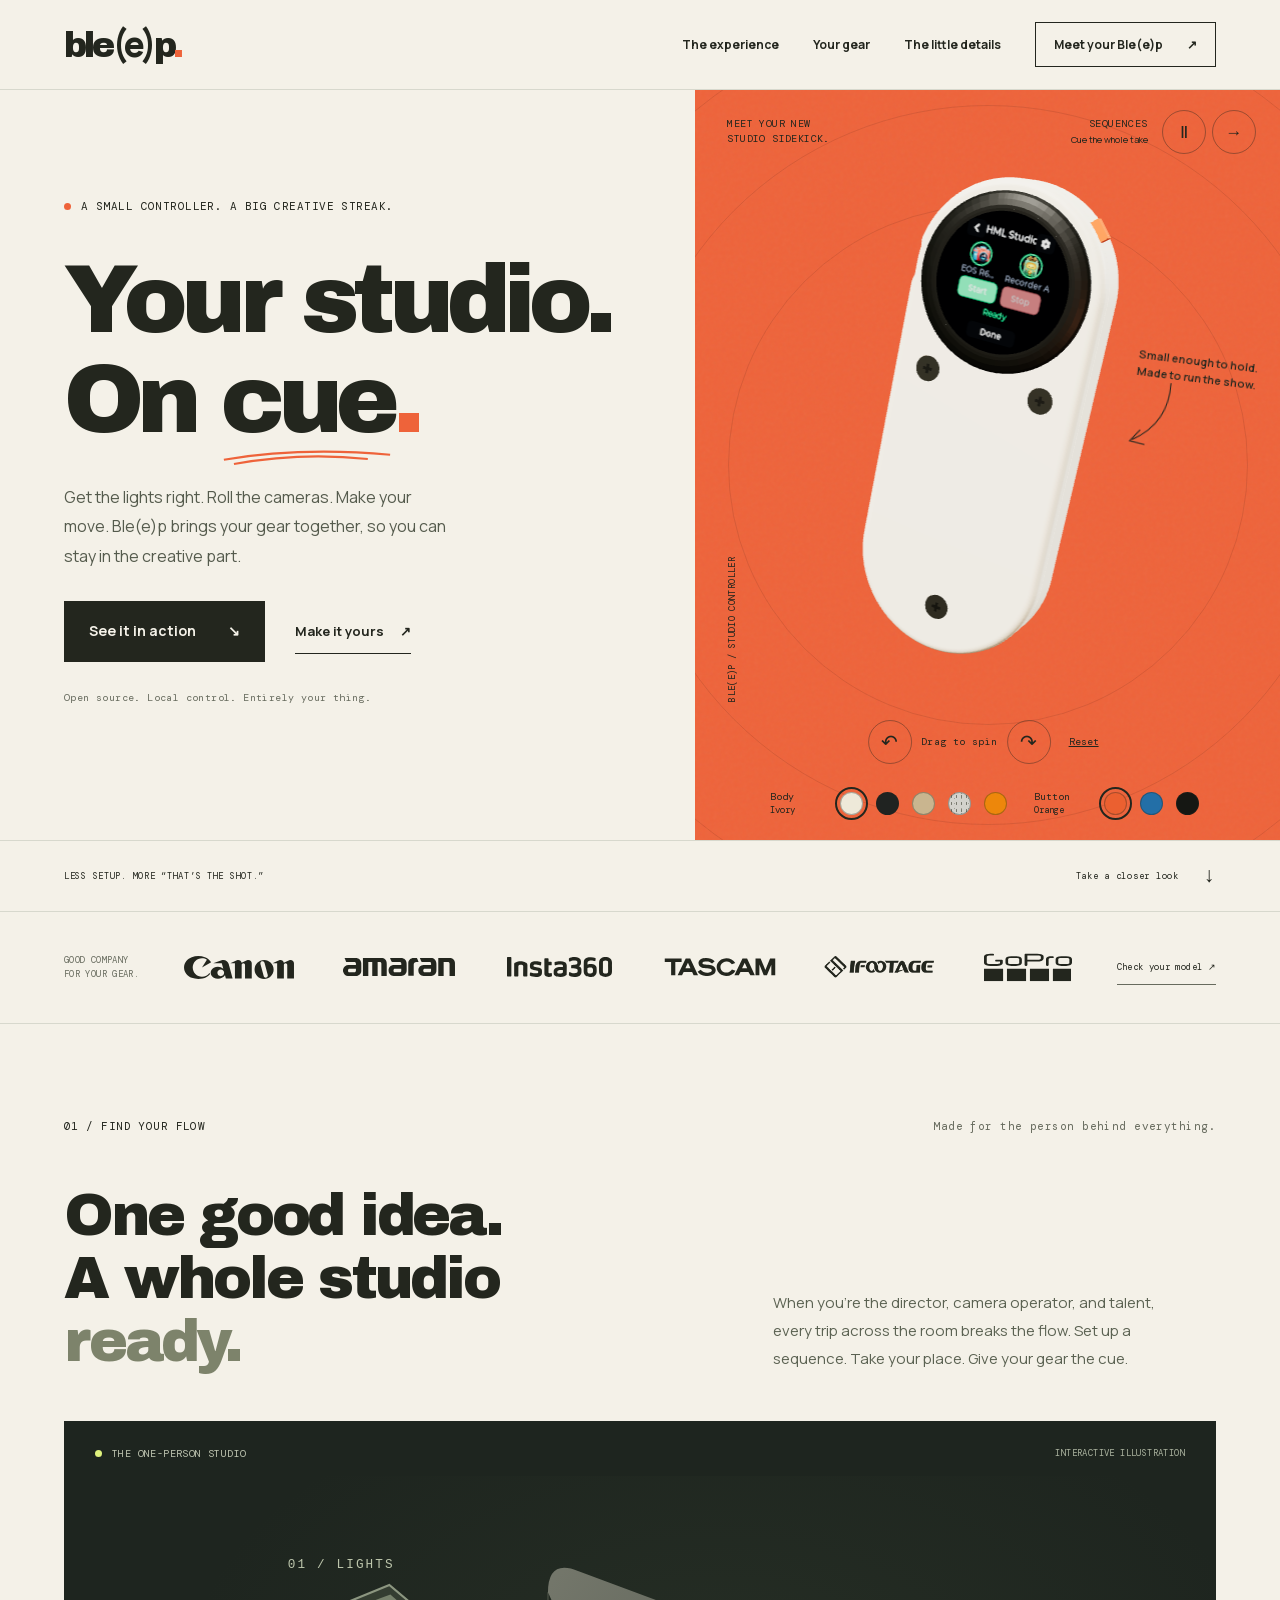
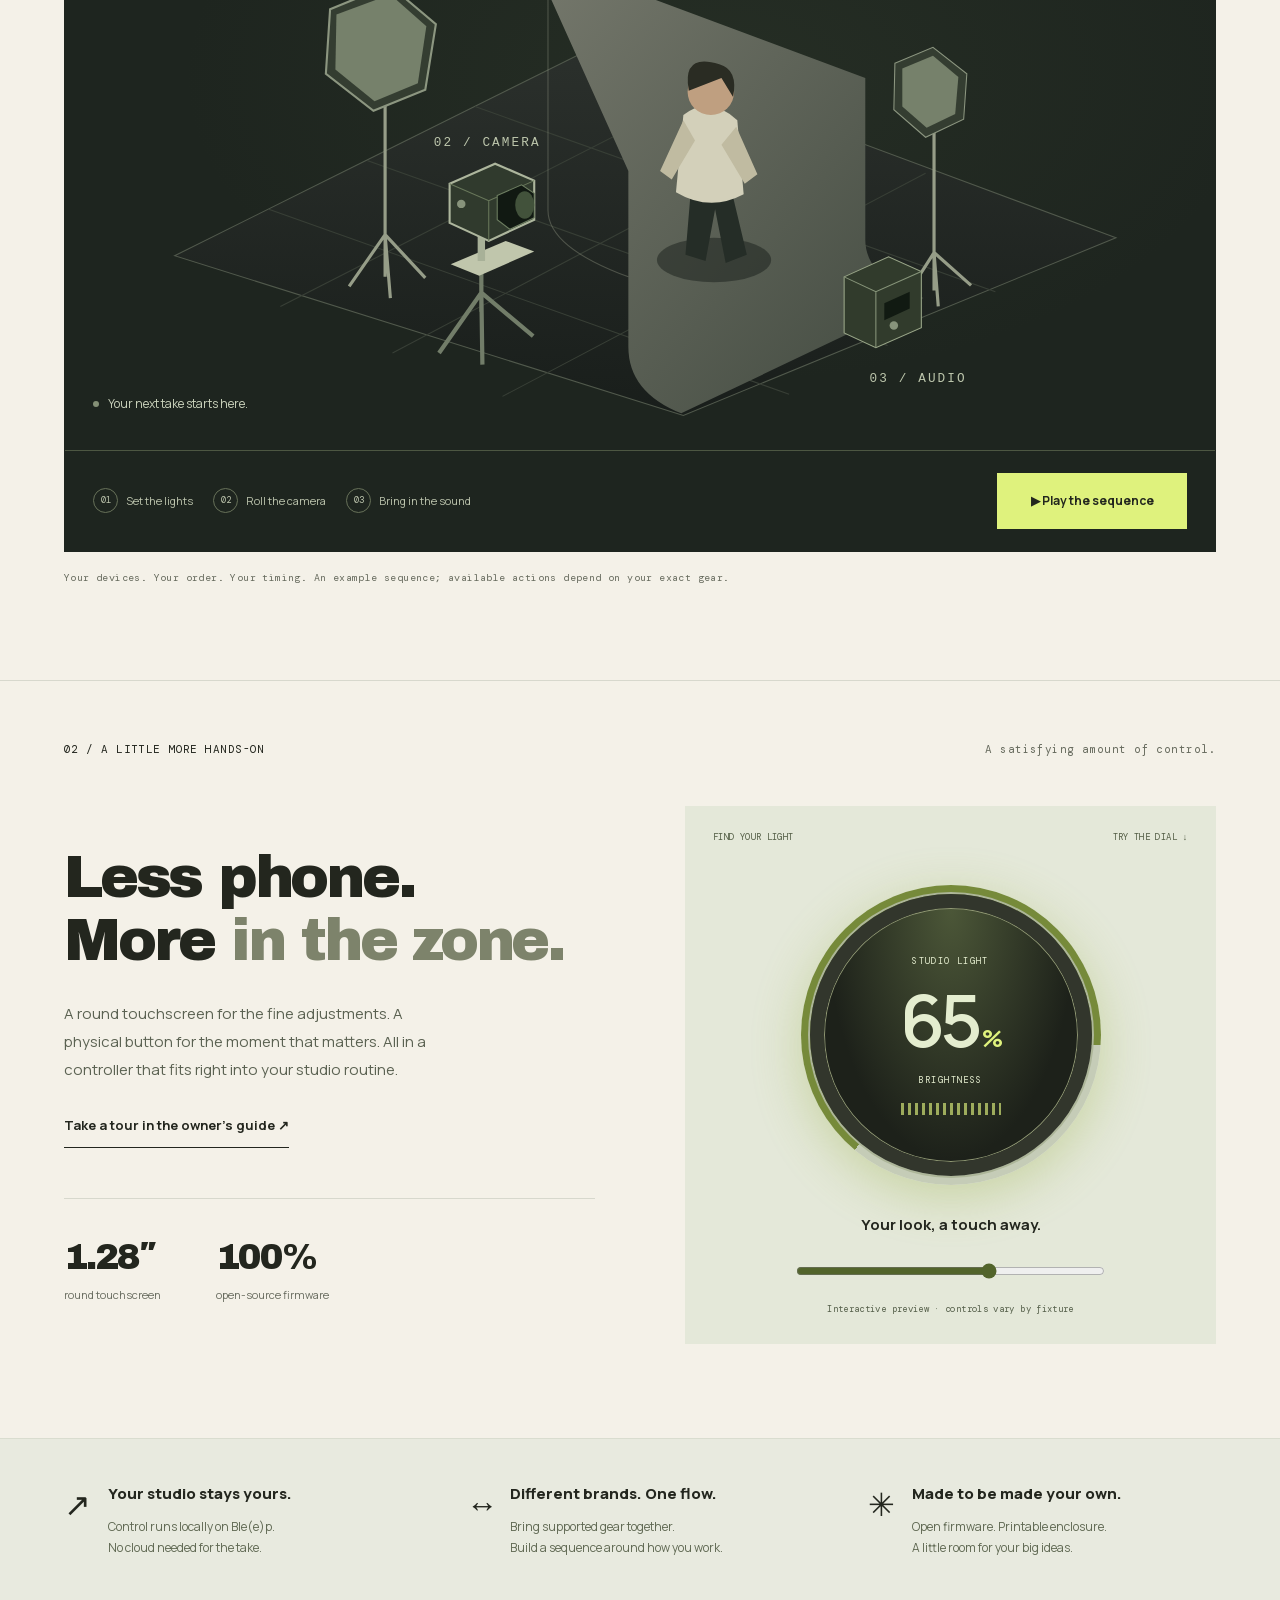
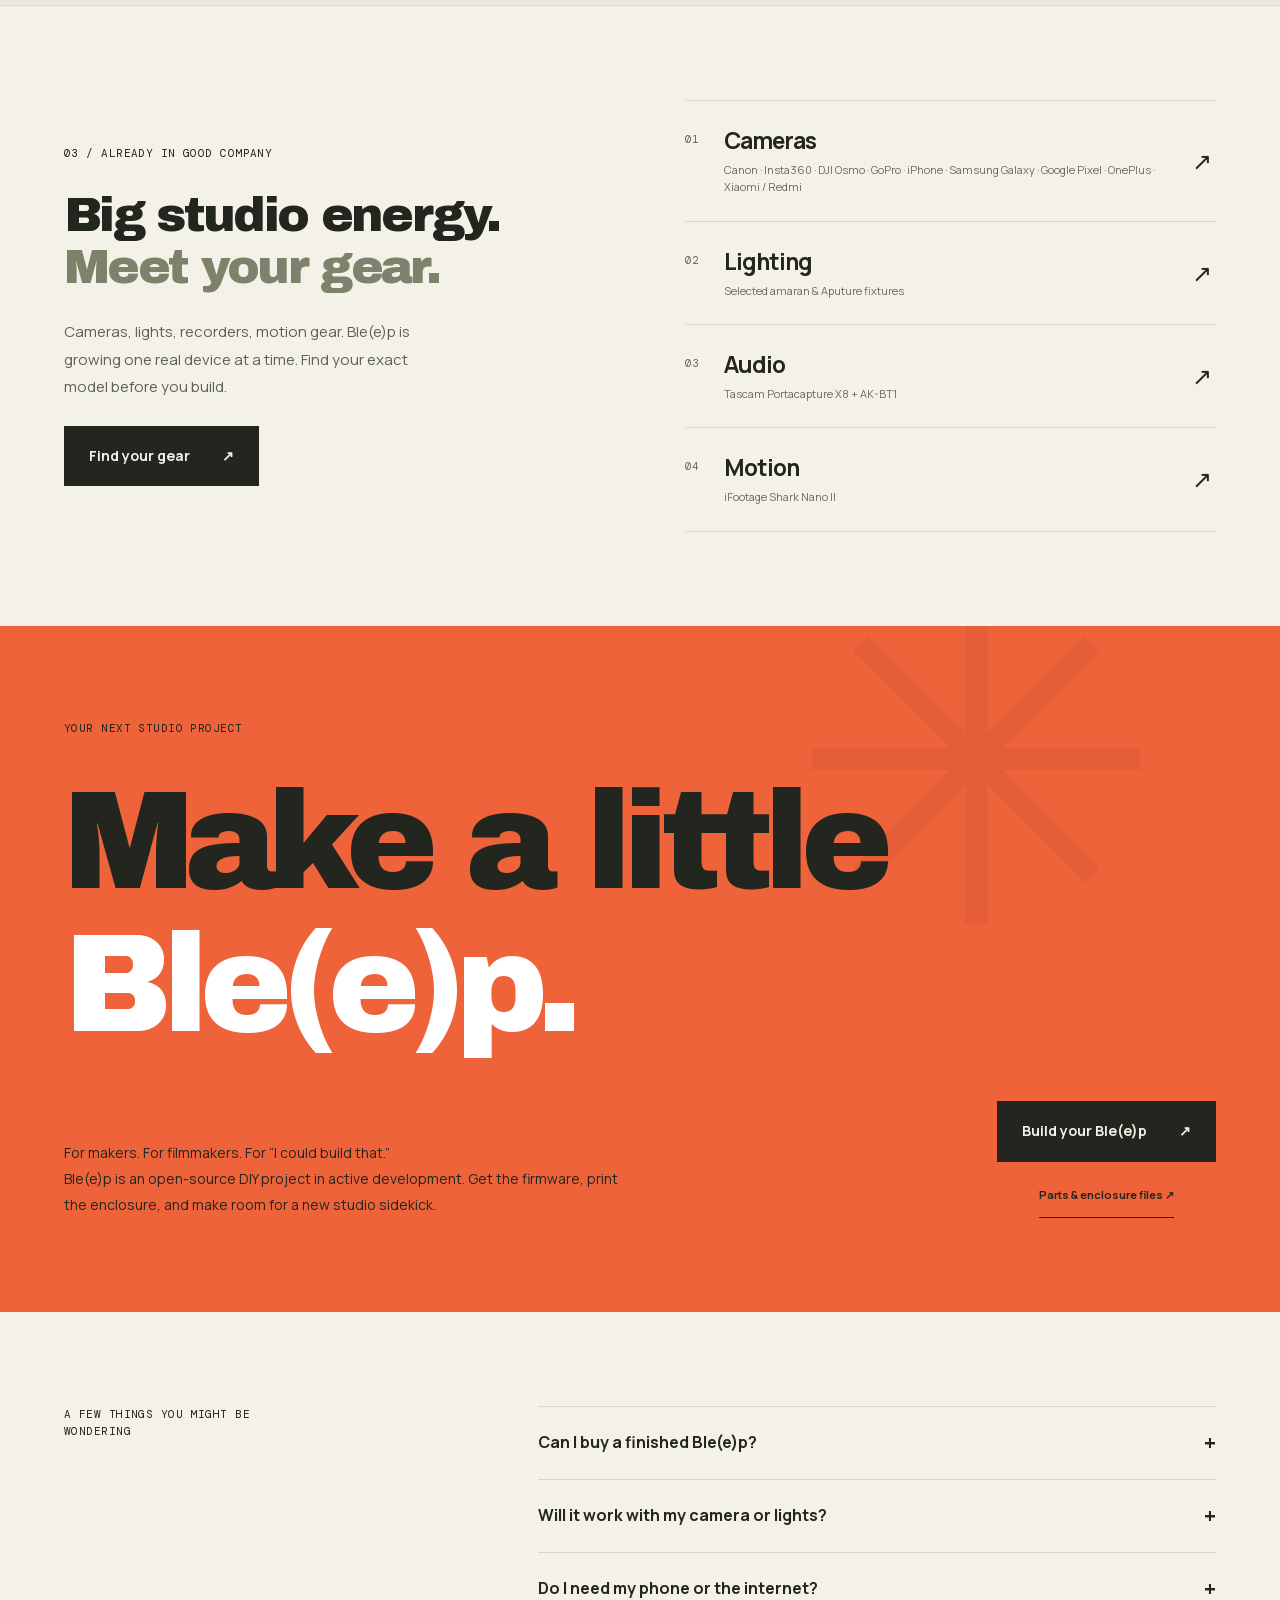
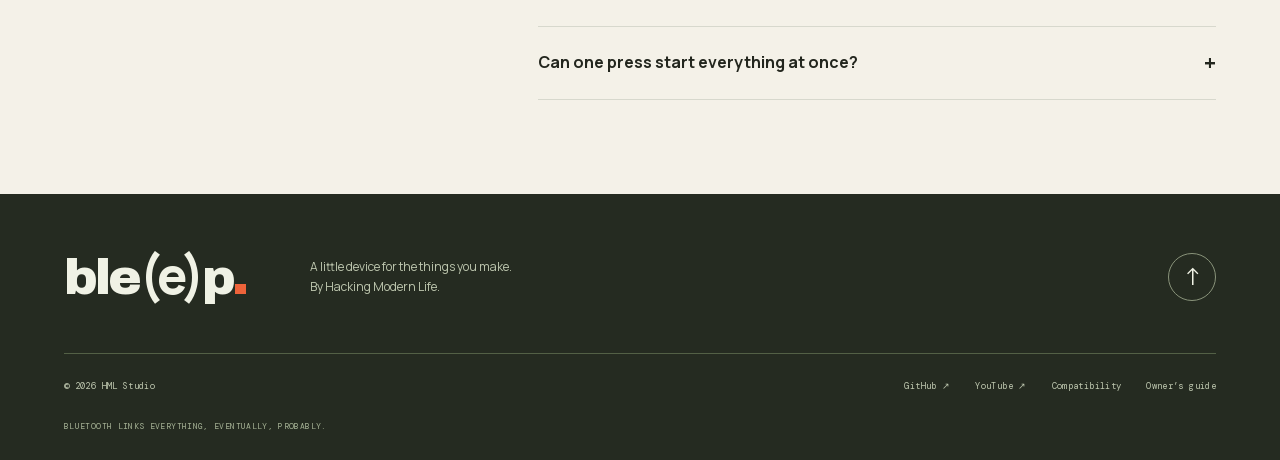
<file: website/index.html>
<!doctype html>
<html lang="en">
  <head>
    <meta charset="UTF-8" />
    <meta name="viewport" content="width=device-width, initial-scale=1" />
    <meta
      name="description"
      content="Meet Ble(e)p. The little studio controller that puts lights, cameras, audio, and motion on your cue. Open source. Local control. More time making."
    />
    <meta name="theme-color" content="#f4f1e8" />
    <meta property="og:title" content="Ble(e)p — Your studio. On cue." />
    <meta
      property="og:description"
      content="Lights. Camera. A little Ble(e)p. Put your studio on cue with one small, open-source controller."
    />
    <meta
      property="og:image"
      content="https://bleep.hml.tech/assets/og-card.png"
    />
    <meta property="og:type" content="website" />
    <meta property="og:url" content="https://bleep.hml.tech/" />
    <title>Ble(e)p — Your studio. On cue.</title>
    <link rel="icon" href="assets/favicon.svg" type="image/svg+xml" />
    <link rel="stylesheet" href="assets/fonts/fonts.css?v=20260906-1" />
    <link rel="stylesheet" href="styles.css?v=20260906-8" />
    <script src="script.js?v=20260906-8" defer></script>
  </head>
  <body>
    <a class="skip-link" href="#main">Skip to content</a>
    <header class="site-header" data-header>
      <a class="brand" href="index.html" aria-label="Ble(e)p home"
        >ble<span>(e)</span>p<span class="brand-period">.</span></a
      >
      <button
        class="nav-toggle"
        type="button"
        aria-expanded="false"
        aria-controls="site-nav"
        data-nav-toggle
      >
        Menu <span aria-hidden="true">+</span>
      </button>
      <nav class="site-nav" id="site-nav" data-nav aria-label="Main navigation">
        <a href="#experience">The experience</a
        ><a href="compatibility.html">Your gear</a
        ><a href="#details">The little details</a
        ><a class="nav-cta" href="#get-bleep"
          >Meet your Ble(e)p <span aria-hidden="true">↗</span></a
        >
      </nav>
    </header>
    <main id="main">
      <section class="hero" id="top">
        <div class="hero-copy">
          <p class="eyebrow">
            <span class="live-dot"></span> A small controller. A big creative
            streak.
          </p>
          <h1>
            Your studio.<br />On
            <span class="cue-word"
              >cue<svg viewBox="0 0 240 25" aria-hidden="true">
                <path d="M4 17Q110-1 235 10M18 23Q111 6 204 16" /></svg></span
            ><span class="orange">.</span>
          </h1>
          <p class="hero-lede">
            Get the lights right. Roll the cameras. Make your move. Ble(e)p
            brings your gear together, so you can stay in the creative part.
          </p>
          <div class="hero-actions">
            <a class="button button-dark" href="#experience"
              >See it in action <span aria-hidden="true">↘</span></a
            ><a class="text-link" href="#get-bleep"
              >Make it yours <span aria-hidden="true">↗</span></a
            >
          </div>
          <p class="hero-note">
            Open source. Local control. Entirely your thing.
          </p>
        </div>
        <div class="product-stage" data-product-stage>
          <div class="stage-rings" aria-hidden="true">
            <i></i><i></i><i></i>
          </div>
          <p class="stage-tag">MEET YOUR NEW<br />STUDIO SIDEKICK.</p>
          <div class="model-wrap" data-model-wrap>
            <img
              class="model-poster"
              src="assets/device-poster.svg"
              alt="Ble(e)p’s ivory handheld enclosure, round touchscreen, and side button"
              width="480"
              height="800"
            />
          </div>
          <span class="product-callout"
            >Small enough to hold.<br />Made to run the show.<svg
              viewBox="0 0 110 60"
              aria-hidden="true"
            >
              <path d="M5 5Q60 0 90 46m-15-9 17 12 2-21" /></svg
          ></span>
          <div
            class="screen-tour"
            data-screen-tour
            hidden
            role="group"
            aria-label="Device screen demo"
          >
            <div>
              <span data-screen-name>Sequences</span
              ><small data-screen-detail>Cue the whole take</small>
            </div>
            <button
              type="button"
              data-screen-pause
              aria-label="Pause screen demo"
            >
              <span aria-hidden="true">Ⅱ</span>
            </button>
            <button
              type="button"
              data-screen-next
              aria-label="Show next device function"
            >
              <span aria-hidden="true">→</span>
            </button>
            <p class="sr-only" data-screen-announcement aria-live="polite"></p>
          </div>
          <div class="model-controls" data-model-controls hidden>
            <button
              type="button"
              data-rotate="-1"
              aria-label="Rotate device left"
            >
              ↶</button
            ><span data-model-hint>Drag to spin</span
            ><button
              type="button"
              data-rotate="1"
              aria-label="Rotate device right"
            >
              ↷</button
            ><button
              type="button"
              data-model-reset
              aria-label="Reset device view"
            >
              Reset
            </button>
          </div>
          <div class="finish-controls" data-finish-controls hidden>
            <div class="finish-group" role="group" aria-label="Body finish">
              <p>Body <span data-body-label>Ivory</span></p>
              <div class="finish-swatches">
                <button
                  type="button"
                  data-body-finish="ivory"
                  aria-label="Body: Ivory"
                  aria-pressed="true"
                  title="Ivory"
                  style="--swatch: #eee9d9"
                >
                  <span class="swatch-dot" aria-hidden="true"></span>
                </button>
                <button
                  type="button"
                  data-body-finish="graphite"
                  aria-label="Body: Graphite"
                  aria-pressed="false"
                  title="Graphite"
                  style="--swatch: #202321"
                >
                  <span class="swatch-dot" aria-hidden="true"></span>
                </button>
                <button
                  type="button"
                  data-body-finish="sand"
                  aria-label="Body: Sand"
                  aria-pressed="false"
                  title="Sand"
                  style="--swatch: #c9b58f"
                >
                  <span class="swatch-dot" aria-hidden="true"></span>
                </button>
                <button
                  type="button"
                  data-body-finish="stone"
                  aria-label="Body: Stone"
                  aria-pressed="false"
                  title="Stone"
                  style="--swatch: #d3d2cc"
                >
                  <span
                    class="swatch-dot swatch-stone"
                    aria-hidden="true"
                  ></span>
                </button>
                <button
                  type="button"
                  data-body-finish="orange"
                  aria-label="Body: Orange"
                  aria-pressed="false"
                  title="Orange"
                  style="--swatch: #ed870b"
                >
                  <span class="swatch-dot" aria-hidden="true"></span>
                </button>
              </div>
            </div>
            <div class="finish-group" role="group" aria-label="Button finish">
              <p>Button <span data-button-label>Orange</span></p>
              <div class="finish-swatches">
                <button
                  type="button"
                  data-button-finish="orange"
                  aria-label="Button: Orange"
                  aria-pressed="true"
                  title="Orange"
                  style="--swatch: #eb6030"
                >
                  <span class="swatch-dot" aria-hidden="true"></span>
                </button>
                <button
                  type="button"
                  data-button-finish="blue"
                  aria-label="Button: Blue"
                  aria-pressed="false"
                  title="Blue"
                  style="--swatch: #236fa7"
                >
                  <span class="swatch-dot" aria-hidden="true"></span>
                </button>
                <button
                  type="button"
                  data-button-finish="black"
                  aria-label="Button: Black"
                  aria-pressed="false"
                  title="Black"
                  style="--swatch: #151713"
                >
                  <span class="swatch-dot" aria-hidden="true"></span>
                </button>
              </div>
            </div>
          </div>
          <span class="stage-index">BLE(E)P / STUDIO CONTROLLER</span>
        </div>
        <div class="hero-bottom">
          <span>LESS SETUP. MORE “THAT’S THE SHOT.”</span
          ><a href="#experience"
            >Take a closer look <span aria-hidden="true">↓</span></a
          >
        </div>
      </section>
      <section
        class="brand-strip"
        aria-label="Selected compatible equipment brands"
      >
        <p>GOOD COMPANY<br />FOR YOUR GEAR.</p>
        <div class="equipment-logos">
          <span
            class="equipment-logo logo-canon"
            role="img"
            aria-label="Canon"
          ></span>
          <span
            class="equipment-logo logo-amaran"
            role="img"
            aria-label="amaran"
          ></span>
          <span
            class="equipment-logo logo-insta360"
            role="img"
            aria-label="Insta360"
          ></span>
          <span
            class="equipment-logo logo-tascam"
            role="img"
            aria-label="Tascam"
          ></span>
          <span
            class="equipment-logo logo-ifootage"
            role="img"
            aria-label="iFootage"
          ></span>
          <span
            class="equipment-logo logo-gopro"
            role="img"
            aria-label="GoPro"
          ></span>
        </div>
        <a href="compatibility.html">Check your model ↗</a>
      </section>
      <section class="experience section" id="experience">
        <div class="section-top">
          <p class="eyebrow">01 / FIND YOUR FLOW</p>
          <span class="small-note">Made for the person behind everything.</span>
        </div>
        <div class="experience-heading">
          <h2>One good idea.<br />A whole studio <em>ready.</em></h2>
          <p>
            When you’re the director, camera operator, and talent, every trip
            across the room breaks the flow. Set up a sequence. Take your place.
            Give your gear the cue.
          </p>
        </div>
        <div class="studio-demo" data-demo data-step="0">
          <div class="demo-toolbar">
            <span><i class="live-dot"></i> THE ONE-PERSON STUDIO</span
            ><span class="demo-label">INTERACTIVE ILLUSTRATION</span>
          </div>
          <div class="studio-scene">
            <svg
              class="studio-art"
              viewBox="0 0 1000 520"
              role="img"
              aria-labelledby="studio-title studio-description"
            >
              <title id="studio-title">Your studio, on one cue</title>
              <desc id="studio-description">
                An illustrated set with two lights, a camera on a tripod, an
                audio recorder, and a subject. Play the sequence to see each
                step.
              </desc>
              <defs>
                <linearGradient id="floor" x2="0" y2="1">
                  <stop stop-color="#2b302c" />
                  <stop offset="1" stop-color="#191e1b" />
                </linearGradient>
                <linearGradient id="backdrop" x2="1" y2="1">
                  <stop stop-color="#74776b" />
                  <stop offset="1" stop-color="#424a40" />
                </linearGradient>
                <linearGradient id="beam" x2="1" y2="1">
                  <stop stop-color="#e4f798" stop-opacity=".4" />
                  <stop offset="1" stop-color="#e4f798" stop-opacity="0" />
                </linearGradient>
              </defs>
              <path
                d="M60 359 460 160 950 342 541 510Z"
                fill="url(#floor)"
                stroke="#51594c"
              />
              <g stroke="#383f36" fill="none">
                <path
                  d="m160 407 402-205m-296 249 398-210m-294 251 400-211M149 315l492 175M242 269l492 175M344 218l492 175"
                />
              </g>
              <path
                d="M413 110Q413 78 442 90L713 191v153q0 36 55 55l-229 109q-50-20-50-63V279Z"
                fill="url(#backdrop)"
              />
              <path
                d="M413 110v206q0 35 76 63"
                stroke="#939886"
                fill="none"
                opacity=".4"
              />
              <ellipse
                cx="570"
                cy="363"
                rx="54"
                ry="21"
                fill="#191e1b"
                opacity=".5"
              />
              <g class="subject">
                <path
                  d="m548 298-5 60 19 6 9-49 10 51 20-8-16-67"
                  fill="#252d27"
                />
                <path
                  d="M541 226q25-20 51 5l6 70q-32 17-64-2Z"
                  fill="#d3d0ba"
                />
                <path
                  d="m541 231-22 48 11 8 22-37m39-13 20 45-12 9-22-37"
                  fill="#c0bba1"
                />
                <circle cx="567" cy="204" r="22" fill="#bf9f80" />
                <path
                  d="M546 202q-6-35 29-24 18 5 13 31l-11-18-31 12"
                  fill="#2a2c23"
                />
              </g>
              <g class="light-beam">
                <path d="m265 177 280 9 114 220-70 23Z" fill="url(#beam)" />
                <path d="m770 208-252 62 22 119 92 4Z" fill="url(#beam)" />
              </g>
              <g stroke="#969d88" stroke-width="3" fill="none">
                <path
                  d="M259 205v174m0-40-34 49m34-49 38 41m-38-41 5 60M778 239v153m0-36-30 47m30-47 35 31m-35-31 4 51"
                />
              </g>
              <g class="studio-light">
                <path
                  d="m207 126 56-23 44 37-10 62-49 20-45-35Z"
                  fill="#343d31"
                  stroke="#8c9680"
                  stroke-width="2"
                />
                <path
                  class="lamp-face"
                  d="m213 131 51-19 34 30-8 54-41 17-37-30Z"
                  fill="#76816b"
                />
                <path
                  d="m741 177 36-15 32 25-3 43-36 17-30-26Z"
                  fill="#343d31"
                  stroke="#8c9680"
                />
                <path
                  class="lamp-face"
                  d="m748 182 29-12 24 20-3 35-27 13-23-20Z"
                  fill="#76816b"
                />
              </g>
              <g fill="none" stroke="#727d69" stroke-width="4">
                <path d="M350 362v50m0-18-40 57m40-57 49 41m-49-41 1 68" />
              </g>
              <g class="studio-camera">
                <path d="m321 367 52-22 27 10-52 23Z" fill="#c0c6ac" />
                <path d="M350 364v-42" stroke="#a8b198" stroke-width="7" />
                <path
                  d="m320 291 43-19 37 16v37l-43 20-37-17Z"
                  fill="#303a2d"
                  stroke="#adb69d"
                  stroke-width="2"
                />
                <path
                  d="m320 291 37 16 43-19M357 307v38"
                  stroke="#69785b"
                  fill="none"
                />
                <path
                  d="m365 302 23-10 12 8v23l-23 11-12-9Z"
                  fill="#111912"
                  stroke="#6d7e61"
                />
                <ellipse cx="391" cy="311" rx="9" ry="13" fill="#42523b" />
                <circle
                  class="camera-led"
                  cx="331"
                  cy="310"
                  r="4"
                  fill="#87937b"
                />
              </g>
              <g transform="translate(693 379)">
                <path
                  d="m0 0 42-19 31 14v53L30 67 0 53Z"
                  fill="#313b2c"
                  stroke="#9aa789"
                />
                <path
                  d="m0 0 30 14L73-5M30 14v53"
                  fill="none"
                  stroke="#87957a"
                />
                <path d="m38 25 24-11v16L38 41Z" fill="#111a12" />
                <g class="audio-meter" stroke="#dff27d" stroke-width="3">
                  <path d="m42 34 0-6m5 4v-9m5 7V19m5 8v-8" />
                </g>
                <circle
                  class="audio-led"
                  cx="47"
                  cy="46"
                  r="4"
                  fill="#87937b"
                />
              </g>
              <g
                class="scene-labels"
                fill="#bdc6ac"
                font-family="monospace"
                font-size="12"
                letter-spacing="2"
              >
                <text x="167" y="87">01 / LIGHTS</text>
                <text x="305" y="255">02 / CAMERA</text>
                <text x="717" y="478">03 / AUDIO</text>
              </g>
            </svg>
            <div class="scene-caption">
              <span class="scene-caption-dot"></span
              ><span data-scene-caption>Your next take starts here.</span>
            </div>
          </div>
          <div class="demo-bottom">
            <div class="demo-steps" aria-label="Sequence steps">
              <button
                type="button"
                data-scene-step="1"
                disabled
                aria-pressed="false"
              >
                <span>01</span> Set the lights</button
              ><button
                type="button"
                data-scene-step="2"
                disabled
                aria-pressed="false"
              >
                <span>02</span> Roll the camera</button
              ><button
                type="button"
                data-scene-step="3"
                disabled
                aria-pressed="false"
              >
                <span>03</span> Bring in the sound
              </button>
            </div>
            <button class="button button-lime" type="button" data-play-demo>
              <span aria-hidden="true">▶</span> Play the sequence
            </button>
          </div>
          <p class="sr-only" data-demo-status aria-live="polite">
            Illustration ready. Play the sequence or choose a step.
          </p>
        </div>
        <p class="demo-footnote">
          Your devices. Your order. Your timing. An example sequence; available
          actions depend on your exact gear.
        </p>
      </section>
      <section class="control-section section" id="details">
        <div class="section-top">
          <p class="eyebrow">02 / A LITTLE MORE HANDS-ON</p>
          <span class="small-note">A satisfying amount of control.</span>
        </div>
        <div class="control-grid">
          <div class="control-copy">
            <h2>Less phone.<br />More <em>in the zone.</em></h2>
            <p>
              A round touchscreen for the fine adjustments. A physical button
              for the moment that matters. All in a controller that fits right
              into your studio routine.
            </p>
            <a class="text-link" href="downloads/bleep-instruction-manual.pdf"
              >Take a tour in the owner’s guide ↗</a
            >
            <div class="detail-facts">
              <div><strong>1.28″</strong><span>round touchscreen</span></div>
              <div><strong>100%</strong><span>open-source firmware</span></div>
            </div>
          </div>
          <div class="touch-playground" data-light-playground>
            <div class="touch-top">
              <span>FIND YOUR LIGHT</span><span>TRY THE DIAL ↓</span>
            </div>
            <div class="touch-orbit">
              <div class="touch-screen">
                <span>STUDIO LIGHT</span
                ><strong data-brightness-value>65<span>%</span></strong
                ><span>BRIGHTNESS</span>
                <div class="screen-bars" aria-hidden="true"></div>
              </div>
            </div>
            <label class="brightness-label" for="brightness"
              >Your look, a touch away.</label
            ><input
              id="brightness"
              type="range"
              min="5"
              max="100"
              value="65"
              aria-label="Illustrated light brightness"
            />
            <p>Interactive preview · controls vary by fixture</p>
          </div>
        </div>
      </section>
      <section class="belief-strip">
        <div>
          <span aria-hidden="true">↗</span>
          <h3>Your studio stays yours.</h3>
          <p>
            Control runs locally on Ble(e)p.<br />No cloud needed for the take.
          </p>
        </div>
        <div>
          <span aria-hidden="true">↔</span>
          <h3>Different brands. One flow.</h3>
          <p>
            Bring supported gear together.<br />Build a sequence around how you
            work.
          </p>
        </div>
        <div>
          <span aria-hidden="true">✳</span>
          <h3>Made to be made your own.</h3>
          <p>
            Open firmware. Printable enclosure.<br />A little room for your big
            ideas.
          </p>
        </div>
      </section>
      <section class="gear-section section" id="gear">
        <div>
          <p class="eyebrow">03 / ALREADY IN GOOD COMPANY</p>
          <h2>Big studio energy.<br /><em>Meet your gear.</em></h2>
          <p>
            Cameras, lights, recorders, motion gear. Ble(e)p is growing one real
            device at a time. Find your exact model before you build.
          </p>
          <a class="button button-dark" href="compatibility.html"
            >Find your gear <span aria-hidden="true">↗</span></a
          >
        </div>
        <div class="gear-list">
          <a href="compatibility.html"
            ><span>01</span>
            <h3>Cameras</h3>
            <p>
              Canon · Insta360 · DJI Osmo · GoPro · iPhone · Samsung Galaxy ·
              Google Pixel · OnePlus · Xiaomi / Redmi
            </p>
            <b aria-hidden="true">↗</b></a
          ><a href="compatibility.html"
            ><span>02</span>
            <h3>Lighting</h3>
            <p>Selected amaran & Aputure fixtures</p>
            <b aria-hidden="true">↗</b></a
          ><a href="compatibility.html"
            ><span>03</span>
            <h3>Audio</h3>
            <p>Tascam Portacapture X8 + AK-BT1</p>
            <b aria-hidden="true">↗</b></a
          ><a href="compatibility.html"
            ><span>04</span>
            <h3>Motion</h3>
            <p>iFootage Shark Nano II</p>
            <b aria-hidden="true">↗</b></a
          >
        </div>
      </section>
      <section class="get-section section" id="get-bleep">
        <p class="eyebrow">YOUR NEXT STUDIO PROJECT</p>
        <h2>Make a little<br /><span>Ble(e)p.</span></h2>
        <div class="get-bottom">
          <p>
            For makers. For filmmakers. For “I could build that.”<br />Ble(e)p
            is an open-source DIY project in active development. Get the
            firmware, print the enclosure, and make room for a new studio
            sidekick.
          </p>
          <div>
            <a
              class="button button-dark"
              href="https://github.com/nethunter/bleep"
              >Build your Ble(e)p <span aria-hidden="true">↗</span></a
            ><a
              class="text-link"
              href="https://github.com/nethunter/bleep/tree/main/hardware"
              >Parts & enclosure files ↗</a
            >
          </div>
        </div>
      </section>
      <section class="faq-section section">
        <p class="eyebrow">A FEW THINGS YOU MIGHT BE WONDERING</p>
        <div class="faq-list">
          <details>
            <summary>
              Can I buy a finished Ble(e)p?<span aria-hidden="true">+</span>
            </summary>
            <p>
              Ble(e)p is currently a DIY project. The firmware, printable
              enclosure files, parts list, and assembly instructions are
              available on GitHub. Start with the
              <a href="https://github.com/nethunter/bleep/tree/main/hardware"
                >hardware guide</a
              >
              to see what’s involved.
            </p>
          </details>
          <details>
            <summary>
              Will it work with my camera or lights?<span aria-hidden="true"
                >+</span
              >
            </summary>
            <p>
              Support is specific to the model and control mode. Check the
              <a href="compatibility.html">compatibility list</a> for your exact
              equipment and the functions that have been tested. A brand name
              alone doesn’t guarantee compatibility.
            </p>
          </details>
          <details>
            <summary>
              Do I need my phone or the internet?<span aria-hidden="true"
                >+</span
              >
            </summary>
            <p>
              Normal studio control and sequences run locally on Ble(e)p. A
              phone or computer can help with setup through its temporary
              Portal. Some integrations use your local Wi-Fi network;
              downloading firmware updates needs internet access.
            </p>
          </details>
          <details>
            <summary>
              Can one press start everything at once?<span aria-hidden="true"
                >+</span
              >
            </summary>
            <p>
              One press can start an ordered sequence of supported actions, with
              waits where you want them. Steps run in order, so this isn’t
              frame-synchronized recording. You can review the generated Stop
              sequence or customize it for your setup.
            </p>
          </details>
        </div>
      </section>
    </main>
    <footer class="site-footer">
      <div class="footer-top">
        <a class="brand" href="#top" aria-label="Ble(e)p home"
          >ble<span>(e)</span>p<span class="brand-period">.</span></a
        >
        <p>
          A little device for the things you make.<br />By Hacking Modern Life.
        </p>
        <a class="back-top" href="#top" aria-label="Back to top">↑</a>
      </div>
      <div class="footer-bottom">
        <span>© <span data-year>2026</span> HML Studio</span>
        <nav aria-label="Footer navigation">
          <a href="https://github.com/nethunter/bleep">GitHub ↗</a
          ><a href="https://www.youtube.com/@hml">YouTube ↗</a
          ><a href="compatibility.html">Compatibility</a
          ><a href="downloads/bleep-instruction-manual.pdf">Owner’s guide</a>
        </nav>
        <span>BLUETOOTH LINKS EVERYTHING, EVENTUALLY, PROBABLY.</span>
      </div>
    </footer>
  </body>
</html>
</file>
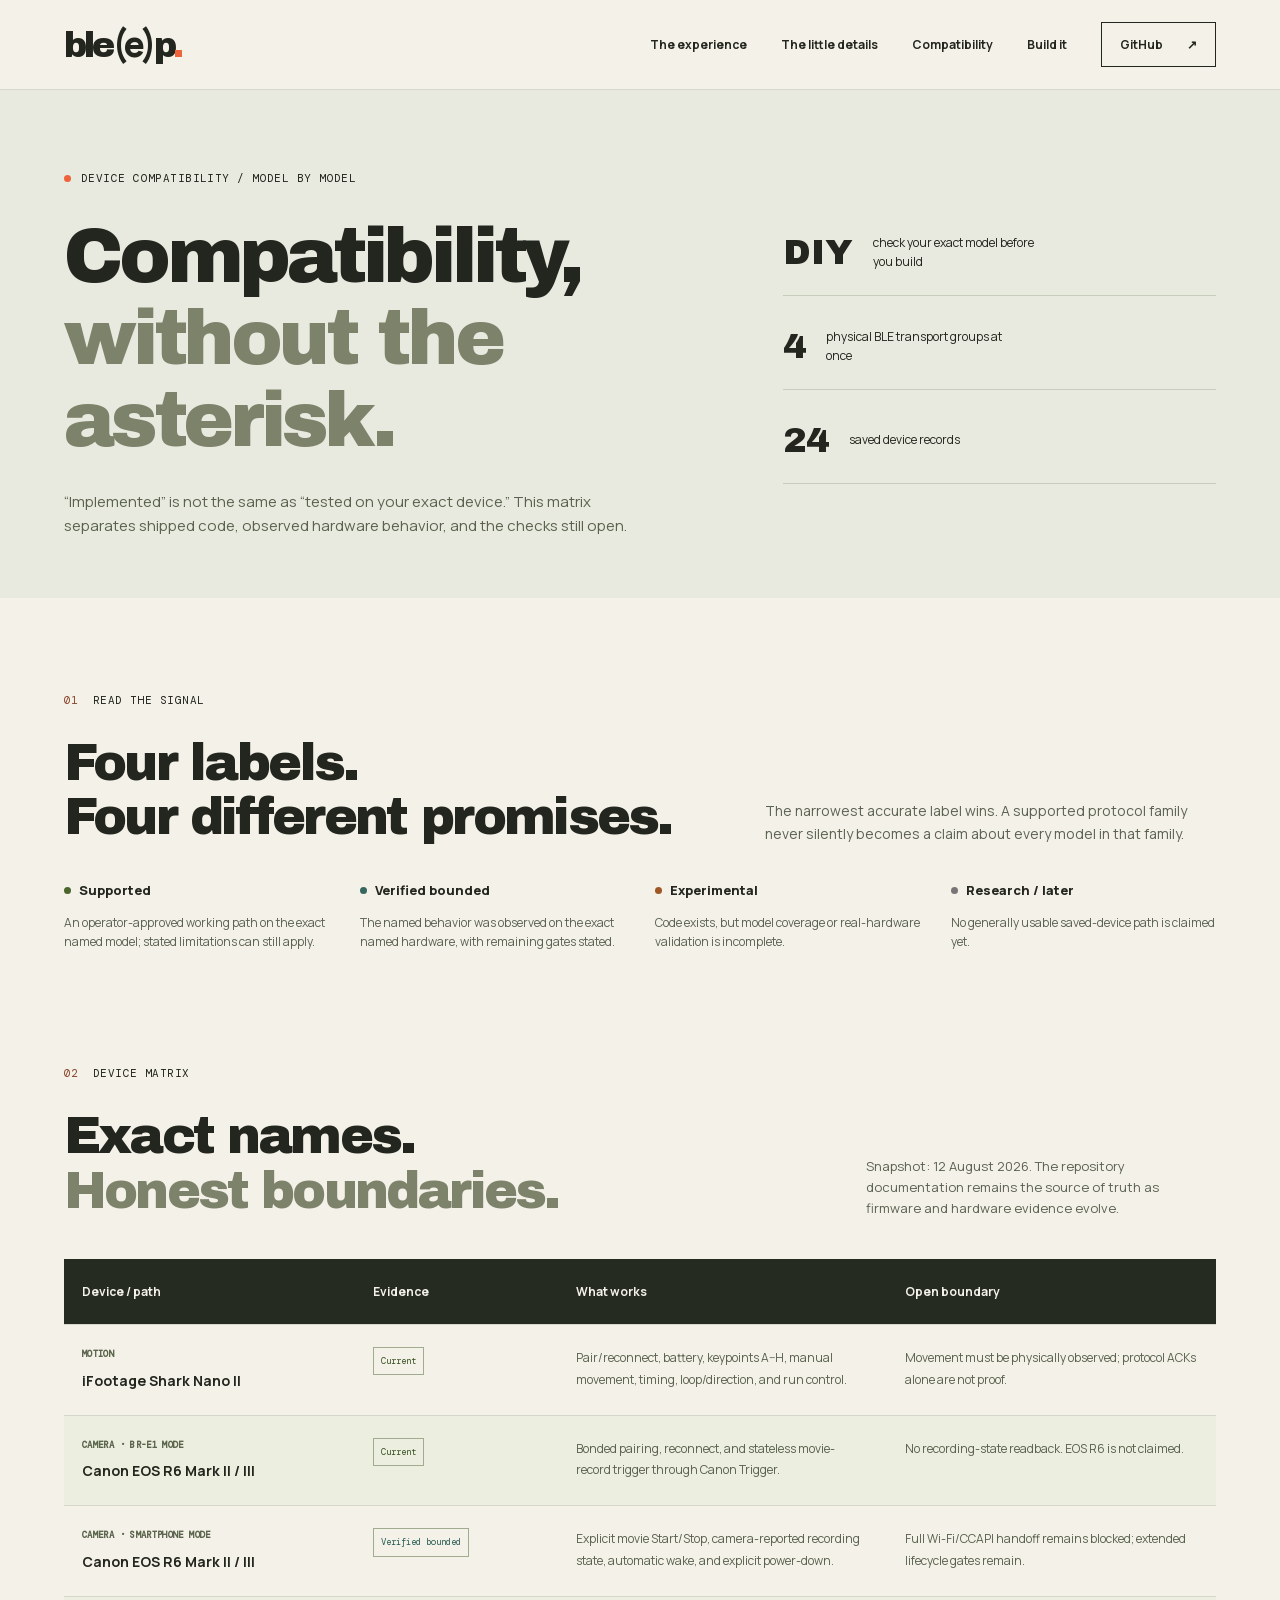
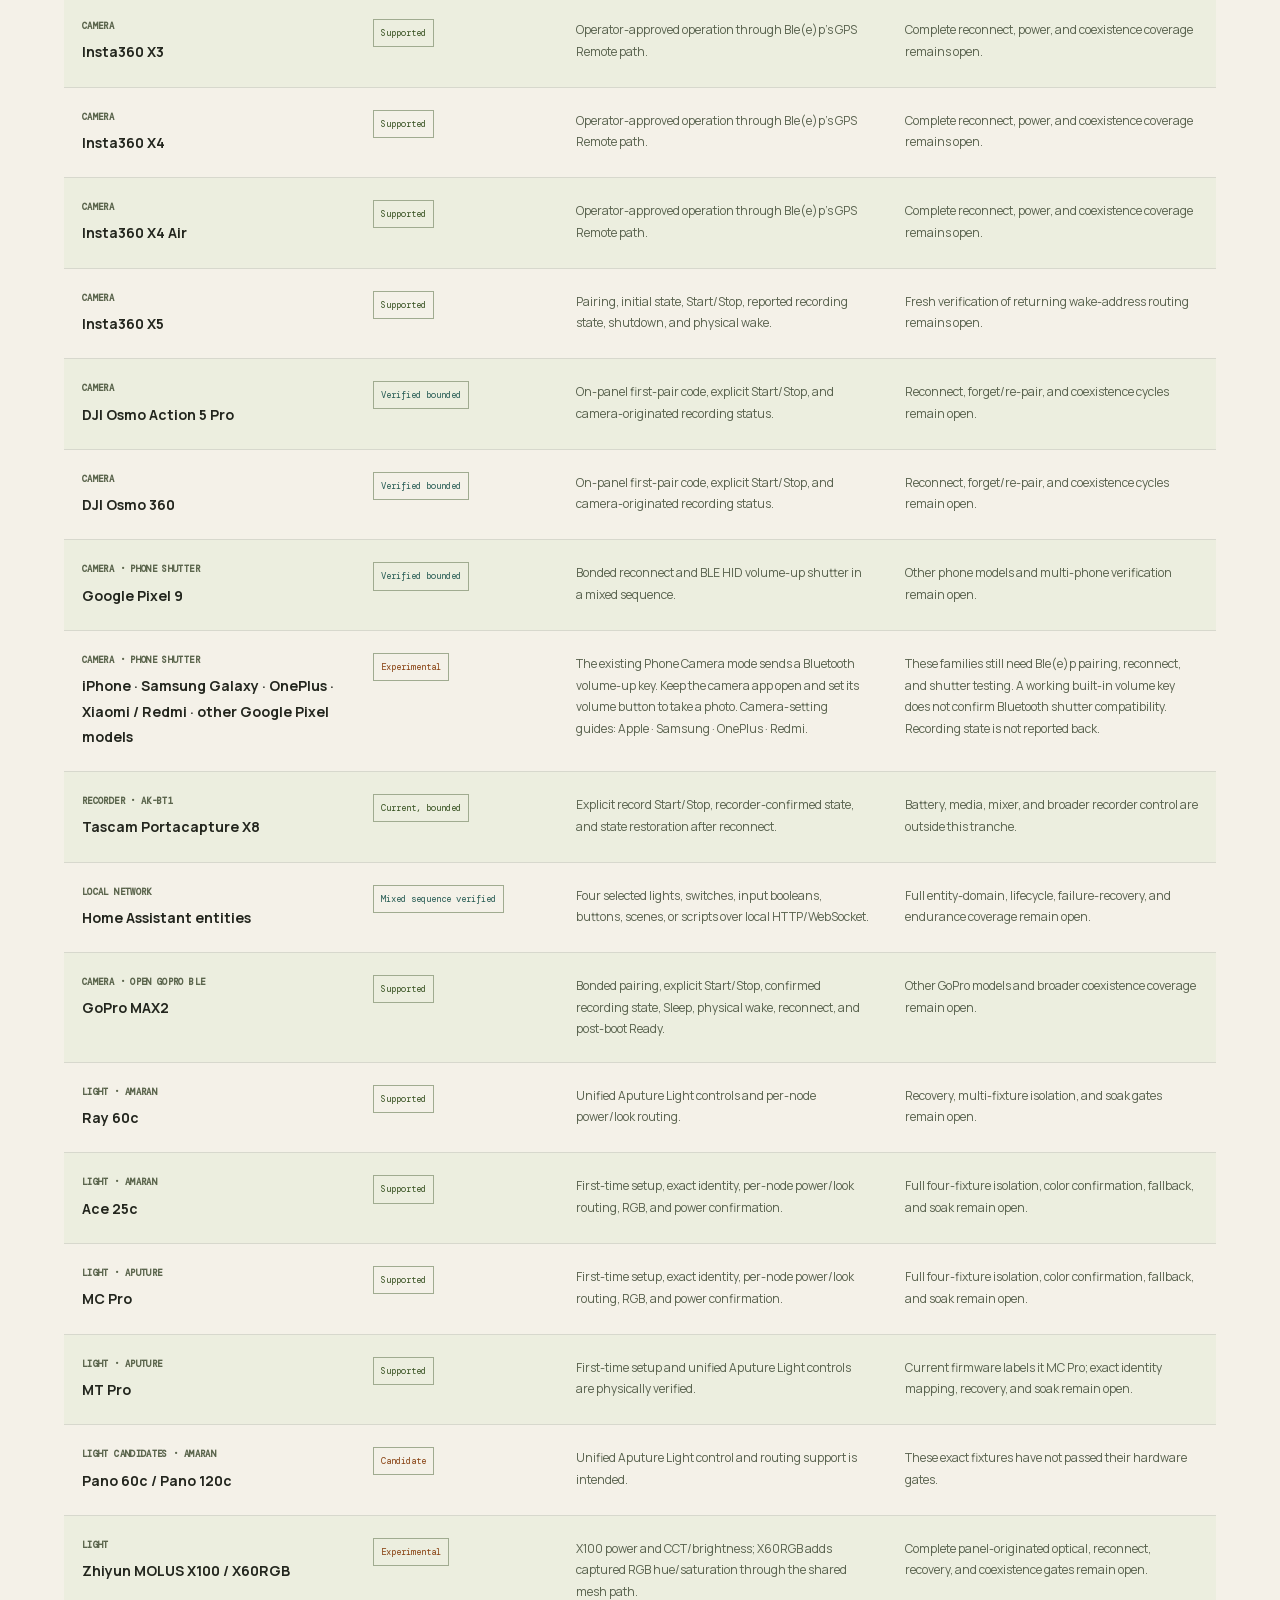
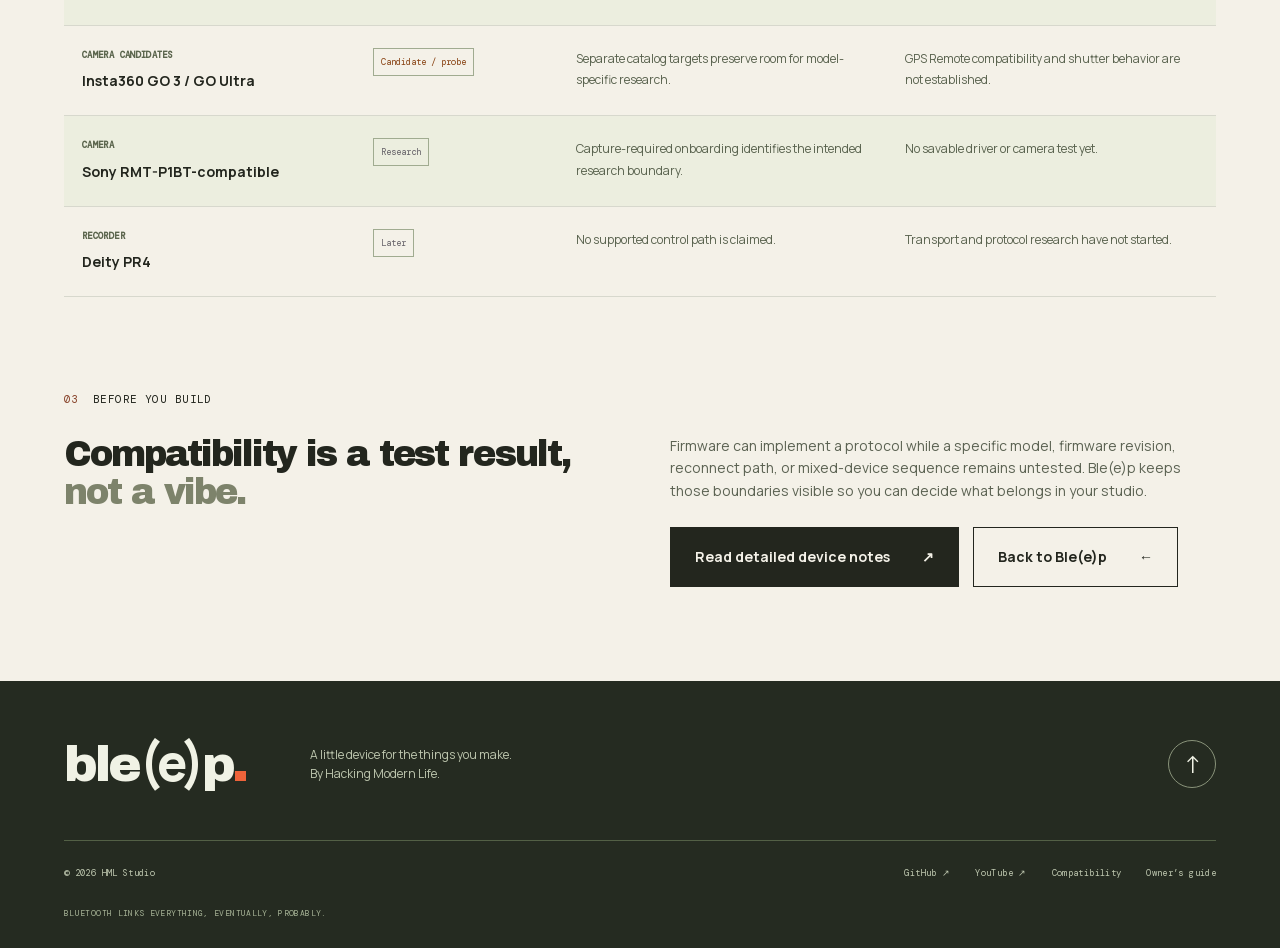
<file: website/compatibility.html>
<!doctype html>
<html lang="en">
  <head>
    <meta charset="UTF-8" />
    <meta name="viewport" content="width=device-width, initial-scale=1.0" />
    <meta
      name="description"
      content="Ble(e)p device compatibility matrix with exact implementation status, hardware evidence, capabilities, and open verification gates."
    />
    <meta name="theme-color" content="#f4f1e8" />
    <meta property="og:title" content="Ble(e)p — Device compatibility matrix" />
    <meta
      property="og:description"
      content="See what is current, verified in bounded scope, experimental, or still research before you build."
    />
    <meta
      property="og:image"
      content="https://bleep.hml.tech/assets/og-card.png"
    />
    <meta property="og:type" content="website" />
    <meta property="og:url" content="https://bleep.hml.tech/compatibility" />
    <title>Device compatibility — Ble(e)p</title>
    <link rel="icon" href="assets/favicon.svg" type="image/svg+xml" />
    <link rel="stylesheet" href="assets/fonts/fonts.css?v=20260906-1" />
    <link rel="stylesheet" href="styles.css?v=20260906-8" />
    <script src="script.js?v=20260906-3" defer></script>
  </head>
  <body class="compatibility-page">
    <a class="skip-link" href="#main">Skip to compatibility matrix</a>

    <header class="site-header is-scrolled" data-header>
      <a class="brand" href="index.html" aria-label="Ble(e)p home"
        >ble<span>(e)</span>p<span class="brand-period">.</span></a
      >
      <button
        class="nav-toggle"
        type="button"
        aria-expanded="false"
        aria-controls="site-nav"
        data-nav-toggle
      >
        Menu <span aria-hidden="true">+</span>
      </button>
      <nav class="site-nav" id="site-nav" data-nav>
        <a href="index.html#experience">The experience</a>
        <a href="index.html#details">The little details</a>
        <a href="compatibility.html" aria-current="page">Compatibility</a>
        <a href="index.html#get-bleep">Build it</a>
        <a class="nav-cta" href="https://github.com/nethunter/bleep"
          >GitHub <span aria-hidden="true">↗</span></a
        >
      </nav>
    </header>

    <main id="main">
      <section class="compat-hero">
        <div class="compat-scan" aria-hidden="true"></div>
        <div class="compat-intro reveal">
          <p class="eyebrow">
            <span class="live-dot"></span> Device compatibility / model by model
          </p>
          <h1>Compatibility,<br /><em>without the asterisk.</em></h1>
          <p>
            “Implemented” is not the same as “tested on your exact device.” This
            matrix separates shipped code, observed hardware behavior, and the
            checks still open.
          </p>
        </div>
        <div
          class="compat-summary reveal"
          data-delay="1"
          aria-label="Compatibility summary"
        >
          <div>
            <strong>DIY</strong
            ><span>check your exact model before you build</span>
          </div>
          <div>
            <strong>4</strong><span>physical BLE transport groups at once</span>
          </div>
          <div><strong>24</strong><span>saved device records</span></div>
        </div>
      </section>

      <section class="evidence-key section" aria-labelledby="evidence-title">
        <div class="section-label reveal"><span>01</span> Read the signal</div>
        <div class="evidence-heading reveal">
          <h2 id="evidence-title">
            Four labels.<br />Four different promises.
          </h2>
          <p>
            The narrowest accurate label wins. A supported protocol family never
            silently becomes a claim about every model in that family.
          </p>
        </div>
        <dl class="evidence-legend reveal">
          <div>
            <dt><i class="status-dot status-current"></i>Supported</dt>
            <dd>
              An operator-approved working path on the exact named model; stated
              limitations can still apply.
            </dd>
          </div>
          <div>
            <dt><i class="status-dot status-verified"></i>Verified bounded</dt>
            <dd>
              The named behavior was observed on the exact named hardware, with
              remaining gates stated.
            </dd>
          </div>
          <div>
            <dt><i class="status-dot status-experimental"></i>Experimental</dt>
            <dd>
              Code exists, but model coverage or real-hardware validation is
              incomplete.
            </dd>
          </div>
          <div>
            <dt><i class="status-dot status-research"></i>Research / later</dt>
            <dd>No generally usable saved-device path is claimed yet.</dd>
          </div>
        </dl>
      </section>

      <section class="matrix-section" aria-labelledby="matrix-title">
        <div class="matrix-heading section reveal">
          <div>
            <div class="section-label"><span>02</span> Device matrix</div>
            <h2 id="matrix-title">
              Exact names.<br /><em>Honest boundaries.</em>
            </h2>
          </div>
          <p>
            Snapshot: 12 August 2026. The repository documentation remains the
            source of truth as firmware and hardware evidence evolve.
          </p>
        </div>

        <div class="matrix-wrap reveal">
          <table class="compat-matrix">
            <thead>
              <tr>
                <th scope="col">Device / path</th>
                <th scope="col">Evidence</th>
                <th scope="col">What works</th>
                <th scope="col">Open boundary</th>
              </tr>
            </thead>
            <tbody>
              <tr>
                <th scope="row" data-label="Device / path">
                  <span class="device-family">Motion</span>iFootage Shark Nano
                  II
                </th>
                <td data-label="Evidence">
                  <span class="status status-current">Current</span>
                </td>
                <td data-label="What works">
                  Pair/reconnect, battery, keypoints A–H, manual movement,
                  timing, loop/direction, and run control.
                </td>
                <td data-label="Open boundary">
                  Movement must be physically observed; protocol ACKs alone are
                  not proof.
                </td>
              </tr>
              <tr>
                <th scope="row" data-label="Device / path">
                  <span class="device-family">Camera · BR-E1 mode</span>Canon
                  EOS R6 Mark II / III
                </th>
                <td data-label="Evidence">
                  <span class="status status-current">Current</span>
                </td>
                <td data-label="What works">
                  Bonded pairing, reconnect, and stateless movie-record trigger
                  through Canon Trigger.
                </td>
                <td data-label="Open boundary">
                  No recording-state readback. EOS R6 is not claimed.
                </td>
              </tr>
              <tr>
                <th scope="row" data-label="Device / path">
                  <span class="device-family">Camera · smartphone mode</span
                  >Canon EOS R6 Mark II / III
                </th>
                <td data-label="Evidence">
                  <span class="status status-verified">Verified bounded</span>
                </td>
                <td data-label="What works">
                  Explicit movie Start/Stop, camera-reported recording state,
                  automatic wake, and explicit power-down.
                </td>
                <td data-label="Open boundary">
                  Full Wi-Fi/CCAPI handoff remains blocked; extended lifecycle
                  gates remain.
                </td>
              </tr>
              <tr>
                <th scope="row" data-label="Device / path">
                  <span class="device-family">Camera</span>Insta360 X3
                </th>
                <td data-label="Evidence">
                  <span class="status status-current">Supported</span>
                </td>
                <td data-label="What works">
                  Operator-approved operation through Ble(e)p’s GPS Remote path.
                </td>
                <td data-label="Open boundary">
                  Complete reconnect, power, and coexistence coverage remains
                  open.
                </td>
              </tr>
              <tr>
                <th scope="row" data-label="Device / path">
                  <span class="device-family">Camera</span>Insta360 X4
                </th>
                <td data-label="Evidence">
                  <span class="status status-current">Supported</span>
                </td>
                <td data-label="What works">
                  Operator-approved operation through Ble(e)p’s GPS Remote path.
                </td>
                <td data-label="Open boundary">
                  Complete reconnect, power, and coexistence coverage remains
                  open.
                </td>
              </tr>
              <tr>
                <th scope="row" data-label="Device / path">
                  <span class="device-family">Camera</span>Insta360 X4 Air
                </th>
                <td data-label="Evidence">
                  <span class="status status-current">Supported</span>
                </td>
                <td data-label="What works">
                  Operator-approved operation through Ble(e)p’s GPS Remote path.
                </td>
                <td data-label="Open boundary">
                  Complete reconnect, power, and coexistence coverage remains
                  open.
                </td>
              </tr>
              <tr>
                <th scope="row" data-label="Device / path">
                  <span class="device-family">Camera</span>Insta360 X5
                </th>
                <td data-label="Evidence">
                  <span class="status status-current">Supported</span>
                </td>
                <td data-label="What works">
                  Pairing, initial state, Start/Stop, reported recording state,
                  shutdown, and physical wake.
                </td>
                <td data-label="Open boundary">
                  Fresh verification of returning wake-address routing remains
                  open.
                </td>
              </tr>
              <tr>
                <th scope="row" data-label="Device / path">
                  <span class="device-family">Camera</span>DJI Osmo Action 5 Pro
                </th>
                <td data-label="Evidence">
                  <span class="status status-verified">Verified bounded</span>
                </td>
                <td data-label="What works">
                  On-panel first-pair code, explicit Start/Stop, and
                  camera-originated recording status.
                </td>
                <td data-label="Open boundary">
                  Reconnect, forget/re-pair, and coexistence cycles remain open.
                </td>
              </tr>
              <tr>
                <th scope="row" data-label="Device / path">
                  <span class="device-family">Camera</span>DJI Osmo 360
                </th>
                <td data-label="Evidence">
                  <span class="status status-verified">Verified bounded</span>
                </td>
                <td data-label="What works">
                  On-panel first-pair code, explicit Start/Stop, and
                  camera-originated recording status.
                </td>
                <td data-label="Open boundary">
                  Reconnect, forget/re-pair, and coexistence cycles remain open.
                </td>
              </tr>
              <tr id="phone-pixel-evidence">
                <th scope="row" data-label="Device / path">
                  <span class="device-family">Camera · phone shutter</span
                  >Google Pixel 9
                </th>
                <td data-label="Evidence">
                  <span class="status status-verified">Verified bounded</span>
                </td>
                <td data-label="What works">
                  Bonded reconnect and BLE HID volume-up shutter in a mixed
                  sequence.
                </td>
                <td data-label="Open boundary">
                  Other phone models and multi-phone verification remain open.
                </td>
              </tr>
              <tr id="phones">
                <th scope="row" data-label="Device / path">
                  <span class="device-family">Camera · phone shutter</span>
                  iPhone · Samsung Galaxy · OnePlus · Xiaomi / Redmi · other
                  Google Pixel models
                </th>
                <td data-label="Evidence">
                  <span class="status status-experimental">Experimental</span>
                </td>
                <td data-label="What works">
                  The existing Phone Camera mode sends a Bluetooth volume-up
                  key. Keep the camera app open and set its volume button to
                  take a photo. Camera-setting guides:
                  <a
                    href="https://support.apple.com/en-ie/guide/iphone/-iph263472f78/ios"
                    >Apple</a
                  >
                  ·
                  <a
                    href="https://www.samsung.com/us/support/answer/ANS10001353/"
                    >Samsung</a
                  >
                  ·
                  <a
                    href="https://service.oneplus.com/content/dam/support/user-manuals/common/OnePlus_9RT_5G_User_Manual_EN.pdf"
                    >OnePlus</a
                  >
                  ·
                  <a href="https://www.mi.com/ph/support/faq/details/KA-503450/"
                    >Redmi</a
                  >.
                </td>
                <td data-label="Open boundary">
                  These families still need Ble(e)p pairing, reconnect, and
                  shutter testing. A working built-in volume key does not
                  confirm Bluetooth shutter compatibility. Recording state is
                  not reported back.
                </td>
              </tr>
              <tr>
                <th scope="row" data-label="Device / path">
                  <span class="device-family">Recorder · AK-BT1</span>Tascam
                  Portacapture X8
                </th>
                <td data-label="Evidence">
                  <span class="status status-current">Current, bounded</span>
                </td>
                <td data-label="What works">
                  Explicit record Start/Stop, recorder-confirmed state, and
                  state restoration after reconnect.
                </td>
                <td data-label="Open boundary">
                  Battery, media, mixer, and broader recorder control are
                  outside this tranche.
                </td>
              </tr>
              <tr>
                <th scope="row" data-label="Device / path">
                  <span class="device-family">Local network</span>Home Assistant
                  entities
                </th>
                <td data-label="Evidence">
                  <span class="status status-verified"
                    >Mixed sequence verified</span
                  >
                </td>
                <td data-label="What works">
                  Four selected lights, switches, input booleans, buttons,
                  scenes, or scripts over local HTTP/WebSocket.
                </td>
                <td data-label="Open boundary">
                  Full entity-domain, lifecycle, failure-recovery, and endurance
                  coverage remain open.
                </td>
              </tr>
              <tr>
                <th scope="row" data-label="Device / path">
                  <span class="device-family">Camera · Open GoPro BLE</span
                  >GoPro MAX2
                </th>
                <td data-label="Evidence">
                  <span class="status status-current">Supported</span>
                </td>
                <td data-label="What works">
                  Bonded pairing, explicit Start/Stop, confirmed recording
                  state, Sleep, physical wake, reconnect, and post-boot Ready.
                </td>
                <td data-label="Open boundary">
                  Other GoPro models and broader coexistence coverage remain
                  open.
                </td>
              </tr>
              <tr>
                <th scope="row" data-label="Device / path">
                  <span class="device-family">Light · amaran</span>Ray 60c
                </th>
                <td data-label="Evidence">
                  <span class="status status-current">Supported</span>
                </td>
                <td data-label="What works">
                  Unified Aputure Light controls and per-node power/look
                  routing.
                </td>
                <td data-label="Open boundary">
                  Recovery, multi-fixture isolation, and soak gates remain open.
                </td>
              </tr>
              <tr>
                <th scope="row" data-label="Device / path">
                  <span class="device-family">Light · amaran</span>Ace 25c
                </th>
                <td data-label="Evidence">
                  <span class="status status-current">Supported</span>
                </td>
                <td data-label="What works">
                  First-time setup, exact identity, per-node power/look routing,
                  RGB, and power confirmation.
                </td>
                <td data-label="Open boundary">
                  Full four-fixture isolation, color confirmation, fallback, and
                  soak remain open.
                </td>
              </tr>
              <tr>
                <th scope="row" data-label="Device / path">
                  <span class="device-family">Light · Aputure</span>MC Pro
                </th>
                <td data-label="Evidence">
                  <span class="status status-current">Supported</span>
                </td>
                <td data-label="What works">
                  First-time setup, exact identity, per-node power/look routing,
                  RGB, and power confirmation.
                </td>
                <td data-label="Open boundary">
                  Full four-fixture isolation, color confirmation, fallback, and
                  soak remain open.
                </td>
              </tr>
              <tr>
                <th scope="row" data-label="Device / path">
                  <span class="device-family">Light · Aputure</span>MT Pro
                </th>
                <td data-label="Evidence">
                  <span class="status status-current">Supported</span>
                </td>
                <td data-label="What works">
                  First-time setup and unified Aputure Light controls are
                  physically verified.
                </td>
                <td data-label="Open boundary">
                  Current firmware labels it MC Pro; exact identity mapping,
                  recovery, and soak remain open.
                </td>
              </tr>
              <tr>
                <th scope="row" data-label="Device / path">
                  <span class="device-family">Light candidates · amaran</span
                  >Pano 60c / Pano 120c
                </th>
                <td data-label="Evidence">
                  <span class="status status-experimental">Candidate</span>
                </td>
                <td data-label="What works">
                  Unified Aputure Light control and routing support is intended.
                </td>
                <td data-label="Open boundary">
                  These exact fixtures have not passed their hardware gates.
                </td>
              </tr>
              <tr>
                <th scope="row" data-label="Device / path">
                  <span class="device-family">Light</span>Zhiyun MOLUS X100 /
                  X60RGB
                </th>
                <td data-label="Evidence">
                  <span class="status status-experimental">Experimental</span>
                </td>
                <td data-label="What works">
                  X100 power and CCT/brightness; X60RGB adds captured RGB
                  hue/saturation through the shared mesh path.
                </td>
                <td data-label="Open boundary">
                  Complete panel-originated optical, reconnect, recovery, and
                  coexistence gates remain open.
                </td>
              </tr>
              <tr>
                <th scope="row" data-label="Device / path">
                  <span class="device-family">Camera candidates</span>Insta360
                  GO 3 / GO Ultra
                </th>
                <td data-label="Evidence">
                  <span class="status status-experimental"
                    >Candidate / probe</span
                  >
                </td>
                <td data-label="What works">
                  Separate catalog targets preserve room for model-specific
                  research.
                </td>
                <td data-label="Open boundary">
                  GPS Remote compatibility and shutter behavior are not
                  established.
                </td>
              </tr>
              <tr>
                <th scope="row" data-label="Device / path">
                  <span class="device-family">Camera</span>Sony
                  RMT-P1BT-compatible
                </th>
                <td data-label="Evidence">
                  <span class="status status-research">Research</span>
                </td>
                <td data-label="What works">
                  Capture-required onboarding identifies the intended research
                  boundary.
                </td>
                <td data-label="Open boundary">
                  No savable driver or camera test yet.
                </td>
              </tr>
              <tr>
                <th scope="row" data-label="Device / path">
                  <span class="device-family">Recorder</span>Deity PR4
                </th>
                <td data-label="Evidence">
                  <span class="status status-research">Later</span>
                </td>
                <td data-label="What works">
                  No supported control path is claimed.
                </td>
                <td data-label="Open boundary">
                  Transport and protocol research have not started.
                </td>
              </tr>
            </tbody>
          </table>
        </div>
      </section>

      <section class="compat-notes section">
        <div class="section-label reveal"><span>03</span> Before you build</div>
        <div class="compat-notes-grid reveal">
          <h2>Compatibility is a test result,<br /><em>not a vibe.</em></h2>
          <div>
            <p>
              Firmware can implement a protocol while a specific model, firmware
              revision, reconnect path, or mixed-device sequence remains
              untested. Ble(e)p keeps those boundaries visible so you can decide
              what belongs in your studio.
            </p>
            <div class="closing-actions">
              <a
                class="button button-primary"
                href="https://github.com/nethunter/bleep/blob/main/docs/device-support.md"
                >Read detailed device notes
                <span aria-hidden="true">↗</span></a
              >
              <a class="button button-secondary" href="index.html"
                >Back to Ble(e)p <span aria-hidden="true">←</span></a
              >
            </div>
          </div>
        </div>
      </section>
    </main>

    <footer class="site-footer">
      <div class="footer-top">
        <a class="brand" href="#main" aria-label="Ble(e)p home"
          >ble<span>(e)</span>p<span class="brand-period">.</span></a
        >
        <p>
          A little device for the things you make.<br />By Hacking Modern Life.
        </p>
        <a class="back-top" href="#main" aria-label="Back to top">↑</a>
      </div>
      <div class="footer-bottom">
        <span>© <span data-year>2026</span> HML Studio</span>
        <nav aria-label="Footer navigation">
          <a href="https://github.com/nethunter/bleep">GitHub ↗</a
          ><a href="https://www.youtube.com/@hml">YouTube ↗</a
          ><a href="compatibility.html">Compatibility</a
          ><a href="downloads/bleep-instruction-manual.pdf">Owner’s guide</a>
        </nav>
        <span>BLUETOOTH LINKS EVERYTHING, EVENTUALLY, PROBABLY.</span>
      </div>
    </footer>
  </body>
</html>
</file>
<file: website/assets/fonts/fonts.css>
@font-face {
  font-family: 'Archivo Black';
  font-style: normal;
  font-weight: 400;
  font-display: swap;
  src: url(./archivo-black-400.woff2) format('woff2');
  unicode-range: U+0000-00FF, U+0131, U+0152-0153, U+02BB-02BC, U+02C6, U+02DA, U+02DC, U+0304, U+0308, U+0329, U+2000-206F, U+20AC, U+2122, U+2191, U+2193, U+2212, U+2215, U+FEFF, U+FFFD;
}

@font-face {
  font-family: 'DM Mono';
  font-style: normal;
  font-weight: 400;
  font-display: swap;
  src: url(./dm-mono-400.woff2) format('woff2');
  unicode-range: U+0000-00FF, U+0131, U+0152-0153, U+02BB-02BC, U+02C6, U+02DA, U+02DC, U+0304, U+0308, U+0329, U+2000-206F, U+20AC, U+2122, U+2191, U+2193, U+2212, U+2215, U+FEFF, U+FFFD;
}

@font-face {
  font-family: 'DM Mono';
  font-style: normal;
  font-weight: 500;
  font-display: swap;
  src: url(./dm-mono-500.woff2) format('woff2');
  unicode-range: U+0000-00FF, U+0131, U+0152-0153, U+02BB-02BC, U+02C6, U+02DA, U+02DC, U+0304, U+0308, U+0329, U+2000-206F, U+20AC, U+2122, U+2191, U+2193, U+2212, U+2215, U+FEFF, U+FFFD;
}

@font-face {
  font-family: 'Manrope';
  font-style: normal;
  font-weight: 400;
  font-display: swap;
  src: url(./manrope-400.woff2) format('woff2');
  unicode-range: U+0000-00FF, U+0131, U+0152-0153, U+02BB-02BC, U+02C6, U+02DA, U+02DC, U+0304, U+0308, U+0329, U+2000-206F, U+20AC, U+2122, U+2191, U+2193, U+2212, U+2215, U+FEFF, U+FFFD;
}

@font-face {
  font-family: 'Manrope';
  font-style: normal;
  font-weight: 500;
  font-display: swap;
  src: url(./manrope-400.woff2) format('woff2');
  unicode-range: U+0000-00FF, U+0131, U+0152-0153, U+02BB-02BC, U+02C6, U+02DA, U+02DC, U+0304, U+0308, U+0329, U+2000-206F, U+20AC, U+2122, U+2191, U+2193, U+2212, U+2215, U+FEFF, U+FFFD;
}

@font-face {
  font-family: 'Manrope';
  font-style: normal;
  font-weight: 600;
  font-display: swap;
  src: url(./manrope-400.woff2) format('woff2');
  unicode-range: U+0000-00FF, U+0131, U+0152-0153, U+02BB-02BC, U+02C6, U+02DA, U+02DC, U+0304, U+0308, U+0329, U+2000-206F, U+20AC, U+2122, U+2191, U+2193, U+2212, U+2215, U+FEFF, U+FFFD;
}

@font-face {
  font-family: 'Manrope';
  font-style: normal;
  font-weight: 700;
  font-display: swap;
  src: url(./manrope-400.woff2) format('woff2');
  unicode-range: U+0000-00FF, U+0131, U+0152-0153, U+02BB-02BC, U+02C6, U+02DA, U+02DC, U+0304, U+0308, U+0329, U+2000-206F, U+20AC, U+2122, U+2191, U+2193, U+2212, U+2215, U+FEFF, U+FFFD;
}

@font-face {
  font-family: 'Manrope';
  font-style: normal;
  font-weight: 800;
  font-display: swap;
  src: url(./manrope-400.woff2) format('woff2');
  unicode-range: U+0000-00FF, U+0131, U+0152-0153, U+02BB-02BC, U+02C6, U+02DA, U+02DC, U+0304, U+0308, U+0329, U+2000-206F, U+20AC, U+2122, U+2191, U+2193, U+2212, U+2215, U+FEFF, U+FFFD;
}
</file>
<file: website/styles.css>
:root {
  --paper: #f4f1e8;
  --ink: #23261e;
  --muted: #676b5e;
  --orange: #ee633a;
  --lime: #dff27d;
  --line: #d7d8cd;
  --display: "Archivo Black", sans-serif;
  --body: "Manrope", sans-serif;
  --mono: "DM Mono", monospace;
  --pad: clamp(24px, 5vw, 88px);
}
* {
  box-sizing: border-box;
}
html {
  scroll-behavior: smooth;
  scroll-padding-top: 95px;
}
body {
  margin: 0;
  background: var(--paper);
  color: var(--ink);
  font-family: var(--body);
  font-size: 16px;
  line-height: 1.6;
}
button,
input {
  font: inherit;
}
a {
  color: inherit;
  text-decoration: none;
}
button,
a,
input,
summary {
  -webkit-tap-highlight-color: transparent;
}
button,
summary {
  cursor: pointer;
}
button {
  color: inherit;
}
img,
svg {
  max-width: 100%;
}
img {
  display: block;
}
h1,
h2,
h3,
p {
  margin: 0;
}
h1,
h2 {
  font-family: var(--display);
  font-weight: 400;
  line-height: 1.07;
  letter-spacing: -0.055em;
  text-wrap: balance;
}
h2 {
  font-size: clamp(36px, 4.6vw, 68px);
}
h3 {
  line-height: 1.25;
}
em {
  font-style: normal;
  color: #7d836b;
}
button {
  border: 0;
}
button:disabled {
  cursor: default;
}
a:focus-visible,
button:focus-visible,
summary:focus-visible,
input:focus-visible {
  outline: 3px solid #a84322;
  outline-offset: 5px;
}
::selection {
  background: var(--lime);
  color: var(--ink);
}
[hidden] {
  display: none !important;
}
.sr-only {
  position: absolute;
  width: 1px;
  height: 1px;
  padding: 0;
  margin: -1px;
  overflow: hidden;
  clip: rect(0, 0, 0, 0);
  white-space: nowrap;
  border: 0;
}
.skip-link {
  position: fixed;
  z-index: 100;
  left: 20px;
  top: 12px;
  padding: 12px 20px;
  background: var(--ink);
  color: var(--paper);
  transform: translateY(-150%);
}
.skip-link:focus {
  transform: none;
}
.orange {
  color: var(--orange);
}
.eyebrow,
.small-note,
.hero-note,
.hero-bottom,
.stage-tag,
.stage-index,
.model-controls,
.brand-strip > p,
.brand-strip > a,
.demo-toolbar,
.demo-footnote,
.touch-top,
.touch-screen > span,
.touch-playground > p,
.gear-list > a > span,
.footer-bottom,
.section-label,
.device-family {
  font-family: var(--mono);
  font-size: 11px;
  line-height: 1.6;
  letter-spacing: 0.04em;
}
.eyebrow {
  display: flex;
  align-items: center;
  gap: 10px;
  font-size: 11px;
  text-transform: uppercase;
}
.live-dot {
  display: inline-block;
  background: var(--orange);
  width: 7px;
  height: 7px;
  border-radius: 50%;
  flex-shrink: 0;
}
.section {
  padding: 94px var(--pad);
}
.section-top {
  display: flex;
  justify-content: space-between;
  gap: 24px;
  margin-bottom: 48px;
}
.small-note {
  color: var(--muted);
}
.button {
  display: inline-flex;
  align-items: center;
  justify-content: center;
  gap: 32px;
  padding: 18px 24px;
  min-height: 56px;
  border: 1px solid transparent;
  font-size: 14px;
  font-weight: 700;
  transition:
    background 0.2s,
    transform 0.2s;
  color: var(--ink);
}
.button:hover {
  transform: translateY(-3px);
}
.button-dark,
.button-primary {
  background: var(--ink);
  color: var(--paper);
}
.button-dark:hover,
.button-primary:hover {
  background: #3e4433;
}
.button-lime {
  background: var(--lime);
}
.button-lime:hover {
  background: #edff9b;
}
.button-secondary {
  border-color: var(--ink);
}
.text-link {
  display: inline-flex;
  align-items: center;
  gap: 16px;
  min-height: 44px;
  font-size: 13px;
  font-weight: 700;
  border-bottom: 1px solid currentColor;
}
.text-link:hover {
  color: #a03c20;
}
/* A quiet frame lets the product and the oversized headline lead. */
.site-header {
  height: 90px;
  padding: 0 var(--pad);
  display: flex;
  align-items: center;
  justify-content: space-between;
  gap: 32px;
  background: var(--paper);
  position: relative;
  z-index: 20;
  border-bottom: 1px solid var(--line);
}
.brand {
  font-family: var(--display);
  font-size: 35px;
  letter-spacing: -3px;
  line-height: 1;
  white-space: nowrap;
}
.brand > span:not(.brand-period) {
  font-family: var(--body);
  font-weight: 800;
}
.brand .brand-period {
  color: var(--orange);
}
.brand img {
  width: 140px;
}
.site-nav {
  display: flex;
  align-items: center;
  gap: 34px;
  font-size: 12px;
  font-weight: 700;
}
.site-nav > a:not(.nav-cta) {
  padding-block: 14px;
}
.site-nav > a:hover {
  color: #a03c20;
}
.nav-cta {
  padding: 12px 18px;
  border: 1px solid var(--ink);
  display: flex;
  gap: 24px;
  align-items: center;
}
.nav-toggle {
  display: none;
  background: transparent;
  min-height: 44px;
}
.hero {
  position: relative;
  display: grid;
  grid-template-columns: 1.08fr 1fr;
  padding: 0 0 0 var(--pad);
  min-height: 740px;
}
.hero-copy {
  position: relative;
  z-index: 2;
  align-self: center;
  padding: 66px 0 92px;
}
.hero h1 {
  font-size: clamp(64px, 7.55vw, 118px);
  line-height: 1.04;
  letter-spacing: -0.07em;
  margin: 34px -70px 32px 0;
  position: relative;
  pointer-events: none;
}
.cue-word {
  position: relative;
  white-space: nowrap;
}
.cue-word svg {
  position: absolute;
  left: 0;
  bottom: -17px;
  width: 100%;
  height: 25px;
  overflow: visible;
  fill: none;
  stroke: var(--orange);
  stroke-width: 3;
}
.hero-lede {
  max-width: 390px;
  font-size: 16px;
  line-height: 1.85;
  color: #555b4d;
}
.hero-actions {
  display: flex;
  align-items: center;
  gap: 30px;
  margin-top: 30px;
}
.hero-note {
  color: var(--muted);
  margin-top: 28px;
  font-size: 10px;
}
.product-stage {
  position: relative;
  min-height: 650px;
  overflow: hidden;
  background: var(--orange);
  isolation: isolate;
}
.product-stage:after {
  content: "";
  position: absolute;
  inset: 0;
  z-index: -1;
  opacity: 0.12;
  background-image: url("data:image/svg+xml,%3Csvg viewBox='0 0 180 180' xmlns='http://www.w3.org/2000/svg'%3E%3Cfilter id='n'%3E%3CfeTurbulence type='fractalNoise' baseFrequency='.8' numOctaves='3' stitchTiles='stitch'/%3E%3C/filter%3E%3Cpath fill='%23000' filter='url(%23n)' opacity='.4' d='M0 0h180v180H0z'/%3E%3C/svg%3E");
}
.stage-rings {
  position: absolute;
  inset: 0;
  overflow: hidden;
  z-index: -1;
}
.stage-rings i {
  position: absolute;
  top: 50%;
  left: 50%;
  border: 1px solid #7f361f33;
  border-radius: 50%;
  width: 520px;
  height: 520px;
  transform: translate(-50%, -50%);
}
.stage-rings i:nth-child(2) {
  width: 720px;
  height: 720px;
}
.stage-rings i:nth-child(3) {
  width: 920px;
  height: 920px;
}
.stage-tag {
  position: absolute;
  left: 32px;
  top: 26px;
  font-size: 10px;
  line-height: 1.5;
  z-index: 3;
}
.model-wrap {
  position: absolute;
  inset: 25px 0 22px;
  z-index: 2;
}
.model-poster {
  height: 100%;
  width: 100%;
  object-fit: contain;
}
.model-wrap canvas {
  position: absolute;
  inset: 0;
  width: 100%;
  height: 100%;
  cursor: grab;
  touch-action: pan-y;
}
.model-wrap canvas:active {
  cursor: grabbing;
}
.model-wrap.is-loaded .model-poster {
  visibility: hidden;
}
.product-callout {
  position: absolute;
  top: 35%;
  right: 26px;
  z-index: 3;
  pointer-events: none;
  font-size: 11px;
  font-weight: 600;
  line-height: 1.5;
  transform: rotate(7deg);
  max-width: 150px;
}
.product-callout svg {
  display: block;
  width: 80px;
  fill: none;
  stroke: var(--ink);
  stroke-width: 1.5;
  margin: 14px 0 0 -24px;
  transform: rotate(92deg);
}
.stage-index {
  position: absolute;
  left: 30px;
  bottom: 24px;
  font-size: 9px;
  writing-mode: vertical-rl;
  transform: rotate(180deg);
}
.model-controls {
  position: absolute;
  z-index: 4;
  bottom: 22px;
  left: 50%;
  transform: translateX(-50%);
  display: flex;
  gap: 9px;
  align-items: center;
  white-space: nowrap;
  font-size: 10px;
}
.model-controls button {
  width: 44px;
  min-height: 44px;
  background: transparent;
  border: 1px solid #23261e66;
  border-radius: 50%;
  font-size: 20px;
}
.model-controls button:last-child {
  border: 0;
  font-size: 10px;
  width: auto;
  padding: 0 9px;
  text-decoration: underline;
}
.model-controls button:hover {
  background: #f4f1e866;
}
.hero-bottom {
  grid-column: 1/-1;
  margin-left: calc(-1 * var(--pad));
  padding: 18px var(--pad);
  display: flex;
  justify-content: space-between;
  border-top: 1px solid var(--line);
  border-bottom: 1px solid var(--line);
  font-size: 9px;
  letter-spacing: 0.08em;
  align-items: center;
}
.hero-bottom a {
  display: flex;
  gap: 24px;
  align-items: center;
}
.hero-bottom a span {
  font-size: 21px;
}
.brand-strip {
  padding: 38px var(--pad);
  display: flex;
  gap: 32px;
  align-items: center;
  border-bottom: 1px solid var(--line);
}
.brand-strip > p {
  font-size: 9px;
  color: var(--muted);
  flex-shrink: 0;
}
.brand-strip > div {
  display: flex;
  min-width: 0;
  align-items: center;
  justify-content: space-around;
  flex: 1;
  gap: 24px;
  font-weight: 800;
  font-size: 22px;
  letter-spacing: -1px;
}
.equipment-logo {
  display: block;
  width: 112px;
  height: 30px;
  flex: 0 1 112px;
  background: var(--ink);
  mask: var(--logo) center / contain no-repeat;
  -webkit-mask: var(--logo) center / contain no-repeat;
}
.logo-canon {
  --logo: url("assets/brands/canon.svg");
}
.logo-amaran {
  --logo: url("assets/brands/amaran.svg");
}
.logo-insta360 {
  --logo: url("assets/brands/insta360.svg");
}
.logo-tascam {
  --logo: url("assets/brands/tascam.svg");
}
.logo-ifootage {
  --logo: url("assets/brands/ifootage.png");
}
.logo-gopro {
  --logo: url("assets/brands/gopro.svg");
  width: 88px;
  flex-basis: 88px;
}
@media (forced-colors: active) {
  .equipment-logo {
    background: CanvasText;
    forced-color-adjust: none;
  }
}
.brand-strip > a {
  font-size: 9px;
  white-space: nowrap;
  border-bottom: 1px solid var(--muted);
  padding: 10px 0;
}
.experience-heading {
  display: grid;
  grid-template-columns: 1.4fr 1fr;
  align-items: end;
  gap: 90px;
  margin-bottom: 48px;
}
.experience-heading p {
  font-size: 15px;
  max-width: 390px;
  color: #5b6252;
  line-height: 1.85;
}
.studio-demo {
  background: #1e251f;
  color: #e9eddb;
  border: 1px solid #1e251f;
}
.demo-toolbar {
  display: flex;
  justify-content: space-between;
  padding: 24px 30px;
  color: #c0c6b2;
  font-size: 10px;
}
.demo-toolbar > span:first-child {
  display: flex;
  gap: 10px;
  align-items: center;
}
.demo-toolbar .live-dot {
  background: var(--lime);
}
.demo-label {
  font-size: 9px;
  color: #aab29e;
}
.studio-scene {
  position: relative;
  padding-bottom: 24px;
  background: radial-gradient(ellipse at 57% 35%, #43513a33, transparent 58%);
}
.studio-art {
  display: block;
  width: 100%;
  max-height: 550px;
  margin: -10px auto 0;
}
.scene-caption {
  position: absolute;
  left: 28px;
  bottom: 36px;
  display: flex;
  align-items: center;
  gap: 9px;
  font-size: 12px;
  color: #cbd3bc;
}
.scene-caption-dot {
  width: 6px;
  height: 6px;
  background: #849076;
  border-radius: 50%;
}
.studio-demo:not([data-step="0"]) .scene-caption-dot {
  background: var(--lime);
}
.light-beam {
  opacity: 0;
  transition: opacity 0.8s;
}
.lamp-face {
  transition: fill 0.8s;
}
.studio-demo:not([data-step="0"]) .light-beam {
  opacity: 1;
}
.studio-demo:not([data-step="0"]) .lamp-face {
  fill: #edfabd;
}
.camera-led,
.audio-led {
  transition: fill 0.3s;
}
.audio-meter {
  opacity: 0;
}
.studio-demo[data-step="2"] .camera-led,
.studio-demo[data-step="3"] .camera-led,
.studio-demo[data-step="3"] .audio-led {
  fill: #fa7653;
}
.studio-demo[data-step="3"] .audio-meter {
  opacity: 1;
  animation: meter-levels 0.7s ease-in-out 3 alternate;
  transform-origin: bottom;
  transform-box: fill-box;
}
@keyframes meter-levels {
  from {
    transform: scaleY(0.55);
  }
  to {
    transform: scaleY(1);
  }
}
.demo-bottom {
  display: flex;
  justify-content: space-between;
  gap: 20px;
  padding: 22px 28px;
  border-top: 1px solid #4d5742;
}
.demo-steps {
  display: flex;
  align-items: center;
  gap: 20px;
}
.demo-steps button {
  display: flex;
  align-items: center;
  gap: 8px;
  color: #bdc5ae;
  background: transparent;
  font-size: 11px;
  text-align: left;
  min-height: 44px;
  padding: 0;
}
.demo-steps button span {
  font-family: var(--mono);
  border: 1px solid #677159;
  border-radius: 50%;
  width: 25px;
  height: 25px;
  display: grid;
  place-items: center;
  font-size: 9px;
  flex-shrink: 0;
}
.demo-steps button[aria-pressed="true"] {
  color: var(--lime);
}
.demo-steps button[aria-pressed="true"] span {
  background: var(--lime);
  color: var(--ink);
  border-color: var(--lime);
}
.demo-bottom > .button {
  font-size: 12px;
  gap: 20px;
  flex-shrink: 0;
  padding: 14px 22px;
  min-width: 190px;
}
.studio-demo :focus-visible {
  outline-color: var(--lime);
}
.demo-footnote {
  margin-top: 18px;
  color: var(--muted);
  font-size: 10px;
}
.control-section {
  border-top: 1px solid var(--line);
  padding-top: 60px;
}
.control-grid {
  display: grid;
  grid-template-columns: 1fr 1fr;
  gap: 90px;
  align-items: center;
}
.control-copy > p {
  color: #5b6252;
  max-width: 390px;
  margin: 28px 0 20px;
  font-size: 15px;
  line-height: 1.85;
}
.detail-facts {
  display: flex;
  gap: 55px;
  margin-top: 50px;
  padding-top: 30px;
  border-top: 1px solid var(--line);
}
.detail-facts > div {
  display: flex;
  flex-direction: column;
}
.detail-facts strong {
  font-size: 36px;
  font-family: var(--display);
  font-weight: 400;
  letter-spacing: -2px;
}
.detail-facts span {
  font-size: 11px;
  color: var(--muted);
}
.touch-playground {
  --brightness: 0.65;
  --dial: 65%;
  background: #e4e8d9;
  position: relative;
  text-align: center;
  padding: 24px 28px 28px;
  overflow: hidden;
}
.touch-top {
  display: flex;
  justify-content: space-between;
  color: #545e46;
  font-size: 9px;
}
.touch-orbit {
  width: 300px;
  height: 300px;
  max-width: 85%;
  aspect-ratio: 1;
  margin: 40px auto 28px;
  display: grid;
  place-items: center;
  border-radius: 50%;
  background: conic-gradient(from 220deg, #768a3a var(--dial), #c5ccb7 0);
  padding: 9px;
  box-shadow: 0 12px 50px #91aa3755;
}
.touch-screen {
  width: 100%;
  height: 100%;
  border: 14px solid #32362c;
  border-radius: 50%;
  background: radial-gradient(ellipse at top, #4c5738, #1d211a 70%);
  box-shadow:
    inset 0 0 0 1px #8f9773,
    0 0 0 2px #adb699;
  display: flex;
  align-items: center;
  justify-content: center;
  flex-direction: column;
  color: #e4edcf;
  position: relative;
  overflow: hidden;
}
.touch-screen > span {
  font-size: 9px;
  letter-spacing: 0.15em;
}
.touch-screen strong {
  font-size: 72px;
  line-height: 1.45;
  letter-spacing: -5px;
  font-weight: 600;
}
.touch-screen strong span {
  font-size: 24px;
  letter-spacing: -1px;
  margin-left: 4px;
  color: var(--lime);
}
.screen-bars {
  height: 12px;
  width: 100px;
  margin-top: 16px;
  background: repeating-linear-gradient(
    90deg,
    var(--lime) 0 3px,
    transparent 3px 7px
  );
  opacity: var(--brightness);
}
.brightness-label {
  display: block;
  font-size: 15px;
  font-weight: 700;
  margin-bottom: 12px;
}
input[type="range"] {
  display: block;
  width: 65%;
  height: 44px;
  margin: 0 auto;
  background: transparent;
  accent-color: #52642b;
  cursor: pointer;
}
.touch-playground > p {
  font-size: 9px;
  margin-top: 9px;
  color: #56604b;
}
.belief-strip {
  background: #e8eadf;
  padding: 46px var(--pad);
  display: grid;
  grid-template-columns: repeat(3, 1fr);
  gap: 54px;
  border-block: 1px solid #d9ddcf;
}
.belief-strip > div {
  position: relative;
  padding-left: 44px;
}
.belief-strip > div > span {
  position: absolute;
  left: 0;
  top: -6px;
  font-size: 32px;
}
.belief-strip h3 {
  font-size: 15px;
  font-weight: 800;
  margin-bottom: 12px;
}
.belief-strip p {
  color: #606953;
  font-size: 12px;
  line-height: 1.8;
}
.gear-section {
  display: grid;
  grid-template-columns: 1fr 1fr;
  gap: 90px;
  align-items: center;
}
.gear-section h2 {
  font-size: clamp(36px, 3.8vw, 58px);
  margin-top: 26px;
}
.gear-section > div > p:not(.eyebrow) {
  font-size: 15px;
  max-width: 390px;
  color: #5b6252;
  line-height: 1.85;
  margin: 25px 0;
}
.gear-list > a {
  display: grid;
  grid-template-columns: 25px 1fr 24px;
  gap: 0 14px;
  padding: 25px 0;
  border-bottom: 1px solid var(--line);
  transition: padding 0.2s;
}
.gear-list > a:first-child {
  border-top: 1px solid var(--line);
}
.gear-list > a:hover {
  padding-inline: 10px;
  color: #ac4223;
}
.gear-list > a > span {
  grid-row: 1/3;
  color: var(--muted);
  margin-top: 5px;
}
.gear-list h3 {
  font-size: 23px;
  letter-spacing: -1px;
}
.gear-list p {
  grid-column: 2;
  font-size: 11px;
  color: #656d58;
  margin-top: 6px;
}
.gear-list b {
  grid-column: 3;
  grid-row: 1/3;
  align-self: center;
  font-size: 24px;
  font-weight: 400;
}
.get-section {
  background: var(--orange);
  position: relative;
  overflow: hidden;
}
.get-section:after {
  content: "✳";
  font-size: 450px;
  position: absolute;
  right: 9%;
  top: -100px;
  line-height: 1;
  color: #7f361f15;
  pointer-events: none;
}
.get-section h2 {
  font-size: clamp(64px, 10.8vw, 160px);
  letter-spacing: -0.065em;
  line-height: 1.03;
  margin: 34px 0 45px;
  position: relative;
  z-index: 1;
}
.get-section h2 > span {
  color: #ffffff;
}
.get-bottom {
  display: flex;
  align-items: end;
  justify-content: space-between;
  gap: 80px;
}
.get-bottom > p {
  max-width: 570px;
  font-size: 14px;
  line-height: 1.85;
}
.get-bottom > div {
  display: flex;
  flex-direction: column;
  align-items: flex-start;
  gap: 12px;
  flex-shrink: 0;
}
.get-bottom .text-link {
  font-size: 11px;
  align-self: center;
}
.faq-section {
  display: grid;
  grid-template-columns: 1fr 1.7fr;
  gap: 75px;
}
.faq-section > .eyebrow {
  align-self: start;
  max-width: 220px;
}
.faq-list {
  border-top: 1px solid var(--line);
}
details {
  border-bottom: 1px solid var(--line);
}
summary {
  display: flex;
  justify-content: space-between;
  gap: 25px;
  padding: 23px 0;
  list-style: none;
  font-size: 16px;
  font-weight: 700;
}
summary::-webkit-details-marker {
  display: none;
}
summary > span {
  font-size: 22px;
  line-height: 1.2;
  transition: transform 0.2s;
}
details[open] summary > span {
  transform: rotate(45deg);
}
details > p {
  max-width: 650px;
  color: #5b6252;
  padding: 0 35px 26px 0;
  font-size: 14px;
  line-height: 1.85;
}
details a {
  text-decoration: underline;
}
.site-footer {
  background: #252b21;
  color: #f0f2e5;
  padding: 56px var(--pad) 28px;
}
.footer-top {
  display: flex;
  gap: 64px;
  align-items: center;
  margin-bottom: 50px;
}
.footer-top .brand {
  font-size: 50px;
}
.footer-top > p {
  font-size: 12px;
  color: #bdc6ae;
}
.back-top {
  display: grid;
  place-items: center;
  border: 1px solid #89937a;
  border-radius: 50%;
  width: 48px;
  height: 48px;
  margin-left: auto;
  font-size: 24px;
}
.footer-bottom {
  display: flex;
  flex-wrap: wrap;
  justify-content: space-between;
  gap: 26px;
  padding-top: 25px;
  border-top: 1px solid #536046;
  font-size: 9px;
  color: #bdc6ae;
}
.footer-bottom nav {
  display: flex;
  gap: 25px;
}
.footer-bottom > span:last-child {
  width: 100%;
  font-size: 8px;
  color: #a2af92;
}
.site-footer a:hover {
  color: var(--lime);
}
.site-footer :focus-visible {
  outline-color: var(--lime);
}
/* The model ledger shares the marketing site's typography without hiding evidence. */
.compat-hero {
  padding: 80px var(--pad) 60px;
  display: grid;
  grid-template-columns: 1.5fr 1fr;
  gap: 70px;
  background: #e8eadf;
}
.compat-intro h1 {
  font-size: clamp(45px, 6vw, 88px);
  margin: 28px 0;
}
.compat-intro > p:last-child {
  max-width: 600px;
  color: #59624e;
  font-size: 15px;
}
.compat-summary {
  display: grid;
  align-content: center;
  gap: 22px;
}
.compat-summary > div {
  border-bottom: 1px solid #c6cdbc;
  padding-bottom: 15px;
  display: flex;
  align-items: center;
  gap: 20px;
}
.compat-summary strong {
  font-size: 35px;
  font-family: var(--display);
  font-weight: 400;
}
.compat-summary span {
  font-size: 12px;
  max-width: 180px;
}
.section-label {
  display: flex;
  gap: 14px;
  text-transform: uppercase;
  margin-bottom: 26px;
}
.section-label > span {
  color: #8a472e;
}
.evidence-legend {
  display: grid;
  grid-template-columns: repeat(4, 1fr);
  gap: 30px;
  margin: 0;
}
.evidence-legend dt {
  font-weight: 800;
  font-size: 13px;
  display: flex;
  gap: 8px;
  align-items: center;
}
.evidence-legend dd {
  margin: 12px 0 0;
  font-size: 12px;
  color: #5b6252;
}
.status-dot {
  width: 7px;
  height: 7px;
  border-radius: 50%;
  display: inline-block;
  background: #777;
}
.status-dot.status-current {
  background: #4a662c;
}
.status-dot.status-verified {
  background: #36675f;
}
.status-dot.status-experimental {
  background: #9f5725;
}
.status-dot.status-research {
  background: #787577;
}
.matrix-heading {
  display: flex;
  justify-content: space-between;
  gap: 60px;
  align-items: end;
  padding-top: 20px;
  padding-bottom: 40px;
}
.matrix-heading h2 {
  font-size: clamp(36px, 4vw, 58px);
}
.matrix-heading > p {
  max-width: 350px;
  color: #5b6252;
  font-size: 13px;
}
.matrix-wrap {
  padding: 0 var(--pad);
}
.compat-matrix {
  width: 100%;
  border-collapse: collapse;
  font-size: 12px;
  text-align: left;
  line-height: 1.8;
}
.compat-matrix thead {
  background: #252b21;
  color: var(--paper);
}
.compat-matrix th,
.compat-matrix td {
  padding: 22px 18px;
  vertical-align: top;
  border-bottom: 1px solid var(--line);
}
.compat-matrix th {
  font-weight: 700;
}
.compat-matrix tbody th {
  width: 23%;
  font-size: 14px;
}
.compat-matrix td {
  width: 26%;
  color: #59624e;
}
.compat-matrix td:nth-child(2) {
  width: 16%;
}
.compat-matrix tbody tr:nth-child(even) {
  background: #eceedf;
}
.device-family {
  display: block;
  font-size: 9px;
  text-transform: uppercase;
  color: #5b654d;
  margin-bottom: 6px;
}
.status {
  display: inline-block;
  font-family: var(--mono);
  font-size: 9px;
  padding: 5px 7px;
  border: 1px solid #a0ab90;
  white-space: nowrap;
}
.status-current {
  color: #385222;
}
.status-verified {
  color: #275c54;
}
.status-experimental {
  color: #884212;
}
.status-research {
  color: #656168;
}
.compat-notes-grid {
  display: grid;
  grid-template-columns: 1fr 1fr;
  gap: 60px;
}
.compat-notes-grid h2 {
  font-size: 36px;
}
.compat-notes-grid p {
  color: #5b6252;
  font-size: 14px;
  margin-bottom: 25px;
}
.closing-actions {
  display: flex;
  flex-wrap: wrap;
  gap: 14px;
}
.compatibility-page .site-footer {
  display: grid;
  grid-template-columns: auto 1fr;
  gap: 30px;
}
.footer-brand img {
  width: 120px;
}
.compatibility-page .site-footer > p {
  font-size: 12px;
}
.footer-links {
  display: flex;
  gap: 25px;
  flex-wrap: wrap;
  font-size: 12px;
}
.copyright {
  font-size: 10px;
  color: #bdc6ae;
}
.closing h2 {
  font-size: clamp(44px, 7vw, 90px);
}
@media (min-width: 1600px) {
  body {
    max-width: 1920px;
    margin: auto;
  }
  .hero {
    min-height: 870px;
  }
  .product-stage {
    min-height: 810px;
  }
  .hero-copy {
    padding-right: 45px;
  }
  .hero-lede {
    font-size: 18px;
    max-width: 450px;
  }
  .product-callout {
    right: 45px;
  }
  .studio-art {
    max-height: 650px;
  }
}
@media (max-width: 1100px) {
  .site-nav {
    gap: 22px;
  }
  .hero {
    min-height: 660px;
  }
  .product-stage {
    min-height: 600px;
  }
  .hero h1 {
    font-size: 7.7vw;
  }
  .hero-copy {
    padding-right: 20px;
  }
  .hero-lede {
    font-size: 14px;
    max-width: 320px;
  }
  .hero-actions {
    gap: 20px;
  }
  .hero-actions .button {
    gap: 20px;
    padding: 16px 19px;
  }
  .product-callout {
    right: 15px;
    font-size: 9px;
    top: 25%;
    max-width: 105px;
  }
  .brand-strip {
    gap: 24px;
    flex-wrap: wrap;
  }
  .brand-strip > div {
    gap: 20px;
    font-size: 19px;
  }
  .brand-strip > a {
    display: none;
  }
  .experience-heading,
  .control-grid,
  .gear-section {
    gap: 45px;
  }
  .demo-bottom {
    flex-wrap: wrap;
  }
  .demo-steps {
    flex: 1;
    justify-content: space-between;
  }
  .demo-bottom > .button {
    margin-left: auto;
  }
  .touch-orbit {
    width: 260px;
    height: 260px;
  }
  .touch-screen strong {
    font-size: 60px;
  }
  .belief-strip {
    gap: 30px;
  }
  .belief-strip > div {
    padding-left: 34px;
  }
  .belief-strip h3 {
    font-size: 14px;
  }
  .belief-strip p {
    font-size: 11px;
  }
  .compat-hero {
    gap: 40px;
  }
  .evidence-legend {
    grid-template-columns: repeat(2, 1fr);
  }
}
@media (max-width: 760px) {
  html {
    scroll-padding-top: 24px;
  }
  .site-header {
    height: 76px;
  }
  .brand {
    font-size: 31px;
  }
  .nav-toggle {
    display: flex;
    align-items: center;
    gap: 18px;
    font-size: 12px;
  }
  .nav-toggle > span {
    font-size: 26px;
  }
  .site-nav {
    position: absolute;
    top: 75px;
    left: 0;
    right: 0;
    display: none;
    padding: 24px var(--pad) 32px;
    background: var(--paper);
    border-bottom: 1px solid var(--ink);
    box-shadow: 0 30px 30px #23261e15;
    align-items: stretch;
    gap: 10px;
  }
  .site-nav.is-open {
    display: flex;
    flex-direction: column;
  }
  .site-nav a {
    font-size: 16px;
    min-height: 48px;
  }
  .site-nav .nav-cta {
    margin-top: 10px;
    justify-content: space-between;
  }
  .hero {
    display: flex;
    flex-direction: column;
    padding: 0;
    min-height: 0;
  }
  .hero-copy {
    padding: 48px var(--pad) 40px;
  }
  .hero .eyebrow {
    font-size: 9px;
  }
  .hero h1 {
    font-size: clamp(57px, 11.8vw, 89px);
    margin: 28px 0 30px;
    letter-spacing: -0.06em;
  }
  .cue-word svg {
    bottom: -14px;
  }
  .hero-lede {
    max-width: 440px;
    font-size: 14px;
    line-height: 1.8;
  }
  .hero-actions {
    margin-top: 24px;
    gap: 25px;
  }
  .hero-actions .button {
    font-size: 12px;
  }
  .hero-actions .text-link {
    font-size: 12px;
  }
  .hero-note {
    margin-top: 23px;
    font-size: 9px;
  }
  .product-stage {
    min-height: 580px;
  }
  .model-wrap {
    inset: 0 0 20px;
  }
  .stage-tag {
    left: 24px;
    top: 24px;
  }
  .stage-rings i {
    width: 420px;
    height: 420px;
  }
  .stage-rings i:nth-child(2) {
    width: 600px;
    height: 600px;
  }
  .stage-rings i:nth-child(3) {
    width: 780px;
    height: 780px;
  }
  .product-callout {
    right: 6%;
    top: 30%;
    max-width: 115px;
  }
  .hero-bottom {
    margin: 0;
    padding: 18px var(--pad);
    font-size: 8px;
  }
  .hero-bottom > a {
    font-size: 0;
    gap: 0;
  }
  .hero-bottom > a > span {
    font-size: 21px;
  }
  .stage-index {
    left: 20px;
    font-size: 8px;
  }
  .brand-strip {
    padding: 28px var(--pad);
    display: block;
  }
  .brand-strip > p {
    font-size: 9px;
    margin-bottom: 22px;
  }
  .brand-strip > p br {
    display: none;
  }
  .brand-strip > div {
    display: grid;
    grid-template-columns: repeat(3, 1fr);
    gap: 18px 24px;
    font-size: 21px;
  }
  .equipment-logo {
    width: min(100%, 112px);
    height: 26px;
    justify-self: center;
  }
  .logo-gopro {
    width: 80px;
  }
  .section {
    padding: 60px var(--pad);
  }
  .section-top {
    margin-bottom: 28px;
  }
  .small-note {
    display: none;
  }
  .experience-heading {
    grid-template-columns: 1fr;
    gap: 24px;
    margin-bottom: 32px;
  }
  .experience-heading h2 {
    font-size: clamp(36px, 7vw, 50px);
  }
  .experience-heading p {
    font-size: 14px;
    max-width: 500px;
  }
  .demo-toolbar {
    padding: 20px 18px;
    font-size: 8px;
  }
  .demo-label {
    display: none;
  }
  .studio-scene {
    padding: 15px 0 55px;
    overflow: hidden;
  }
  .studio-art {
    width: 130%;
    max-width: none;
    margin-left: -17%;
    margin-top: -10px;
  }
  .scene-caption {
    left: 18px;
    bottom: 23px;
    font-size: 10px;
  }
  .demo-bottom {
    padding: 18px;
    gap: 18px;
  }
  .demo-steps {
    display: grid;
    grid-template-columns: 1fr;
    gap: 3px;
  }
  .demo-steps button {
    font-size: 11px;
    gap: 12px;
  }
  .demo-bottom > .button {
    width: 100%;
    margin: 0;
  }
  .demo-footnote {
    font-size: 9px;
    line-height: 1.8;
  }
  .control-grid {
    grid-template-columns: 1fr;
    gap: 35px;
  }
  .control-copy > p {
    max-width: 490px;
    font-size: 14px;
    margin-top: 24px;
  }
  .control-copy > .text-link {
    font-size: 12px;
  }
  .detail-facts {
    margin-top: 30px;
    gap: 50px;
    padding-top: 22px;
  }
  .detail-facts strong {
    font-size: 30px;
  }
  .touch-orbit {
    width: 280px;
    height: 280px;
    margin-top: 32px;
    max-width: 95%;
  }
  .touch-top {
    font-size: 8px;
  }
  .touch-screen strong {
    font-size: 65px;
  }
  .belief-strip {
    grid-template-columns: 1fr;
    padding: 40px var(--pad);
    gap: 35px;
  }
  .belief-strip > div {
    padding-left: 48px;
  }
  .belief-strip h3 {
    font-size: 16px;
  }
  .belief-strip p {
    font-size: 13px;
  }
  .gear-section {
    grid-template-columns: 1fr;
    gap: 35px;
  }
  .gear-section h2 {
    font-size: 38px;
  }
  .gear-section > div > p:not(.eyebrow) {
    font-size: 14px;
  }
  .gear-list > a {
    padding: 22px 0;
  }
  .gear-list h3 {
    font-size: 22px;
  }
  .gear-list p {
    font-size: 10px;
  }
  .get-section h2 {
    font-size: clamp(66px, 14vw, 100px);
    margin: 28px 0 32px;
  }
  .get-section:after {
    font-size: 260px;
    top: 10px;
    right: -90px;
  }
  .get-bottom {
    align-items: start;
    flex-direction: column;
    gap: 28px;
  }
  .get-bottom > p {
    font-size: 13px;
  }
  .get-bottom > div {
    width: 100%;
  }
  .get-bottom > div > .button {
    width: 100%;
  }
  .faq-section {
    grid-template-columns: 1fr;
    gap: 25px;
  }
  .faq-section > .eyebrow {
    max-width: none;
    font-size: 10px;
  }
  .faq-list summary {
    font-size: 14px;
    padding: 21px 0;
  }
  .faq-list p {
    font-size: 13px;
  }
  .site-footer {
    padding: 40px var(--pad) 25px;
  }
  .footer-top {
    flex-wrap: wrap;
    gap: 24px;
    margin-bottom: 32px;
  }
  .footer-top > .brand {
    font-size: 42px;
  }
  .footer-top > p {
    order: 3;
    width: 100%;
    font-size: 12px;
  }
  .footer-bottom {
    font-size: 9px;
    gap: 22px;
  }
  .footer-bottom nav {
    flex-wrap: wrap;
    gap: 18px;
    width: 100%;
    font-size: 11px;
  }
  .footer-bottom > span:last-child {
    font-size: 8px;
    max-width: 260px;
  }
  .compat-hero {
    padding: 50px var(--pad);
    grid-template-columns: 1fr;
    gap: 32px;
  }
  .compat-intro h1 {
    font-size: clamp(40px, 8vw, 60px);
  }
  .compat-summary {
    grid-template-columns: repeat(3, 1fr);
    gap: 15px;
  }
  .compat-summary > div {
    display: block;
  }
  .compat-summary strong {
    display: block;
    font-size: 27px;
  }
  .compat-summary span {
    font-size: 10px;
    display: block;
    line-height: 1.6;
  }
  .evidence-legend {
    gap: 25px;
  }
  .matrix-heading {
    display: block;
    padding-top: 0;
  }
  .matrix-heading > p {
    margin-top: 25px;
  }
  .matrix-wrap {
    padding: 0 var(--pad);
  }
  .compat-matrix thead {
    display: none;
  }
  .compat-matrix tr {
    display: block;
    margin-bottom: 25px;
    border: 1px solid var(--line);
    padding: 6px 18px;
    background: transparent !important;
  }
  .compat-matrix th,
  .compat-matrix td {
    display: block !important;
    width: 100% !important;
    padding: 13px 0;
    border: 0;
  }
  .compat-matrix td:before {
    content: attr(data-label);
    display: block;
    font-family: var(--mono);
    font-size: 9px;
    text-transform: uppercase;
    margin-bottom: 5px;
    color: #777f68;
  }
  .compat-matrix tbody th {
    border-bottom: 1px solid var(--line);
    font-size: 18px;
  }
  .compat-matrix td {
    font-size: 12px;
  }
  .compat-notes-grid {
    grid-template-columns: 1fr;
    gap: 25px;
  }
  .compat-notes-grid h2 {
    font-size: 32px;
  }
  .compatibility-page .site-footer {
    grid-template-columns: 1fr;
  }
  .evidence-legend dt {
    font-size: 11px;
  }
  .evidence-legend dd {
    font-size: 11px;
  }
}
@media (max-width: 370px) {
  .hero h1 {
    font-size: 54px;
  }
  .hero-actions {
    gap: 16px;
  }
  .hero-actions .button {
    padding-inline: 15px;
  }
  .hero-actions .text-link {
    font-size: 11px;
  }
  .touch-orbit {
    width: 235px;
    height: 235px;
  }
  .touch-screen strong {
    font-size: 53px;
  }
  .product-stage {
    min-height: 520px;
  }
  .product-callout {
    right: 15px;
    font-size: 8px;
  }
  .model-controls {
    gap: 4px;
  }
  .evidence-legend {
    grid-template-columns: 1fr;
  }
}
@media (prefers-reduced-motion: reduce) {
  html {
    scroll-behavior: auto;
  }
  *,
  *:before,
  *:after {
    animation: none !important;
    transition: none !important;
  }
  .button:hover {
    transform: none;
  }
}

.evidence-heading {
  display: grid;
  grid-template-columns: 1.4fr 1fr;
  gap: 70px;
  align-items: end;
  margin-bottom: 35px;
}
.evidence-heading h2 {
  font-size: clamp(32px, 4vw, 58px);
}
.evidence-heading p {
  color: #5b6252;
  font-size: 14px;
}
.compatibility-page .site-header .brand {
  letter-spacing: -3px;
}
@media (max-width: 760px) {
  .evidence-heading {
    grid-template-columns: 1fr;
    gap: 24px;
  }
  .product-callout {
    display: none;
  }
}

/* Navigation stays available when JavaScript is disabled. */
@media (max-width: 760px) {
  html:not(.js) .site-header {
    height: auto;
    flex-wrap: wrap;
    padding-block: 22px;
  }
  html:not(.js) .nav-toggle {
    display: none;
  }
  html:not(.js) .site-nav {
    display: flex;
    position: static;
    flex-direction: column;
    padding: 0;
    border: 0;
    box-shadow: none;
    width: 100%;
  }
}
html:not(.js) [data-play-demo],
html:not(.js) #brightness {
  display: none;
}

.compat-scan {
  display: none;
}
.compatibility-page .site-footer {
  display: block;
}
.compatibility-page .footer-top .brand {
  font-size: 50px;
}
@media (max-width: 760px) {
  .compatibility-page .footer-top .brand {
    font-size: 42px;
  }
  .compat-matrix td:before {
    color: #5b654d;
  }
}

.screen-tour {
  position: absolute;
  right: 24px;
  top: 20px;
  z-index: 5;
  display: flex;
  align-items: center;
  gap: 6px;
  color: var(--ink);
}
.screen-tour > div {
  min-width: 105px;
  text-align: right;
  margin-right: 8px;
}
.screen-tour [data-screen-name] {
  display: block;
  font-family: var(--mono);
  font-size: 10px;
  text-transform: uppercase;
  letter-spacing: 0.06em;
}
.screen-tour small {
  display: block;
  font-size: 9px;
  line-height: 1.8;
}
.screen-tour button {
  display: grid;
  place-items: center;
  width: 44px;
  height: 44px;
  background: transparent;
  border: 1px solid #23261e66;
  border-radius: 50%;
  font-size: 17px;
}
.screen-tour button:hover {
  background: #f4f1e866;
}
.screen-tour button:disabled {
  opacity: 0.45;
  cursor: default;
}
@media (max-width: 760px) {
  .screen-tour {
    right: 16px;
    top: 14px;
    gap: 4px;
  }
  .screen-tour > div {
    min-width: 0;
    margin-right: 5px;
  }
  .screen-tour small {
    font-size: 8px;
  }
  .screen-tour [data-screen-name] {
    font-size: 9px;
  }
  .screen-tour button {
    width: 44px;
    height: 44px;
  }
  .product-stage:has(.screen-tour:not([hidden])) .stage-tag {
    font-size: 8px;
    max-width: 78px;
    top: 22px;
  }
}
@media (max-width: 370px) {
  .screen-tour {
    right: 12px;
  }
  .screen-tour small {
    max-width: 85px;
    line-height: 1.3;
  }
  .product-stage:has(.screen-tour:not([hidden])) .stage-tag {
    left: 16px;
    max-width: 66px;
    font-size: 7px;
  }
}

/* Finish choices stay within the product stage, close to the device. */
.product-stage:has([data-finish-controls]:not([hidden])) {
  min-height: 750px;
}
.product-stage:has([data-finish-controls]:not([hidden])) .model-wrap {
  inset: 28px 0 115px;
}
.product-stage:has([data-finish-controls]:not([hidden])) .model-controls {
  bottom: 76px;
}
.product-stage:has([data-finish-controls]:not([hidden])) .stage-index {
  bottom: 138px;
}
.model-wrap canvas.over-action {
  cursor: pointer;
}
.finish-controls {
  position: absolute;
  bottom: 15px;
  left: 24px;
  right: 24px;
  z-index: 4;
  display: flex;
  justify-content: center;
  gap: 20px;
}
.finish-group {
  display: flex;
  align-items: center;
  gap: 6px;
}
.finish-group p {
  font: 10px/1.5 var(--mono);
  width: 58px;
}
.finish-group p span {
  display: block;
  font-size: 9px;
}
.finish-swatches {
  display: flex;
}
.finish-swatches button {
  display: grid;
  place-items: center;
  width: 36px;
  min-height: 44px;
  padding: 0;
  border: 0;
  border-radius: 4px;
  background: transparent;
}
.swatch-dot {
  width: 23px;
  height: 23px;
  border-radius: 50%;
  background: var(--swatch);
  border: 1px solid #23261e55;
  transition: transform 150ms;
}
.swatch-stone {
  background-image:
    radial-gradient(#77786d 0.7px, transparent 1px),
    radial-gradient(#a0a197 0.6px, transparent 1px);
  background-size:
    5px 7px,
    7px 5px;
  background-position:
    0 0,
    2px 3px;
}
.finish-swatches button:hover .swatch-dot {
  transform: scale(1.12);
}
.finish-swatches button[aria-pressed="true"] .swatch-dot {
  outline: 2px solid var(--ink);
  outline-offset: 3px;
}
@media (max-width: 1150px) {
  .finish-controls {
    flex-direction: column;
    gap: 0;
    align-items: center;
  }
  .finish-group {
    width: 244px;
  }
  .product-stage:has([data-finish-controls]:not([hidden])) .model-wrap {
    bottom: 165px;
  }
  .product-stage:has([data-finish-controls]:not([hidden])) .model-controls {
    bottom: 116px;
  }
  .product-stage:has([data-finish-controls]:not([hidden])) .stage-index {
    bottom: 180px;
  }
}
@media (max-width: 600px) {
  .product-stage:has([data-finish-controls]:not([hidden])) {
    min-height: 730px;
  }
  .product-stage:has([data-finish-controls]:not([hidden])) .model-wrap {
    top: 48px;
  }
  .product-stage:has([data-finish-controls]:not([hidden])) .product-callout {
    display: none;
  }
  .model-controls {
    gap: 5px;
  }
}
</file>
